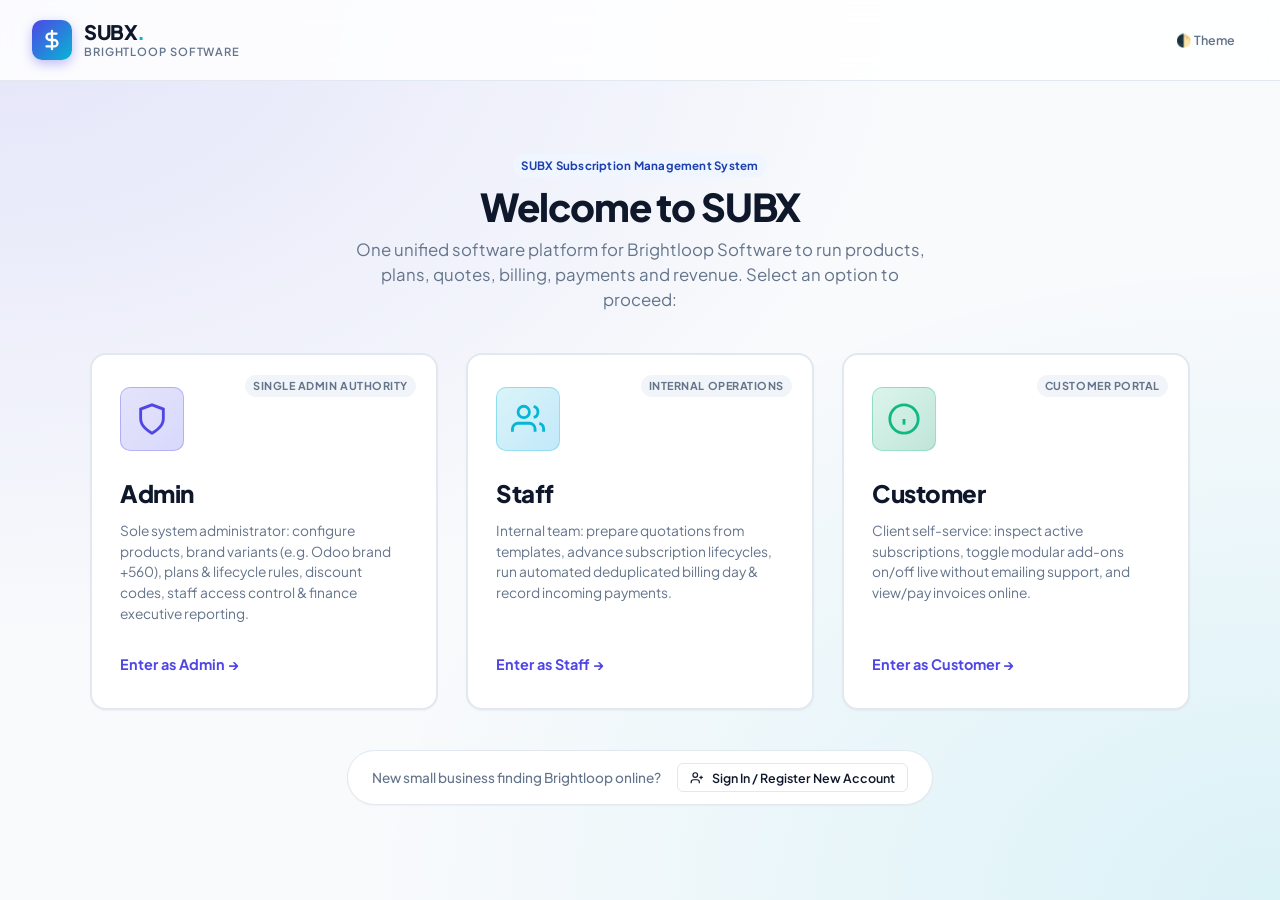
<file: index.html>
<!DOCTYPE html>
<html lang="en">
<head>
  <meta charset="UTF-8">
  <meta name="viewport" content="width=device-width, initial-scale=1.0">
  <title>SUBX — Unified Subscription Business Management Platform | Brightloop Software</title>
  <meta name="description" content="SUBX: All-in-one subscription management, billing engine, quotation lifecycle, automated invoicing, discount rules, and real-time revenue analytics for Brightloop Software.">
  <link rel="preconnect" href="https://fonts.googleapis.com">
  <link rel="preconnect" href="https://fonts.gstatic.com" crossorigin>
  <link href="https://fonts.googleapis.com/css2?family=Plus+Jakarta+Sans:wght@300;400;500;600;700;800&family=JetBrains+Mono:wght@400;500;600&display=swap" rel="stylesheet">
  <link rel="stylesheet" href="styles.css">
</head>
<body class="theme-light portal-active">
  <!-- ==================== SUBX PORTAL LANDING ENTRY SCREEN ==================== -->
  <div class="portal-entry-overlay" id="portalEntryScreen">
    <div class="entry-header-bar">
      <div class="brand-badge">
        <div class="brand-logo-icon">
          <svg width="22" height="22" viewBox="0 0 24 24" fill="none" stroke="currentColor" stroke-width="2.5" stroke-linecap="round" stroke-linejoin="round">
            <path d="M12 2v20M17 5H9.5a3.5 3.5 0 0 0 0 7h5a3.5 3.5 0 0 1 0 7H6"/>
          </svg>
        </div>
        <div class="brand-info">
          <span class="brand-title">SUBX<span class="brand-accent">.</span></span>
          <span class="brand-subtitle">Brightloop Software</span>
        </div>
      </div>
      <div class="entry-header-actions">
        <button class="btn btn-ghost btn-sm" id="btnEntryThemeToggle" title="Toggle Dark/Light Mode">
          🌓 Theme
        </button>
      </div>
    </div>

    <div class="entry-content-wrap">
      <!-- Step 1: 3 Role Selection Options -->
      <div class="entry-step" id="entryStepSelectRole">
        <div class="entry-hero-text">
          <span class="badge badge-quotation mb-2">SUBX Subscription Management System</span>
          <h1 class="entry-headline">Welcome to SUBX</h1>
          <p class="entry-subhead">One unified software platform for Brightloop Software to run products, plans, quotes, billing, payments and revenue. Select an option to proceed:</p>
        </div>

        <div class="portal-cards-grid">
          <!-- Option 1: Admin -->
          <div class="portal-card" id="cardSelectAdmin" data-role="admin">
            <div class="portal-card-badge">Single Admin Authority</div>
            <div class="portal-card-icon icon-admin">
              <svg width="34" height="34" viewBox="0 0 24 24" fill="none" stroke="currentColor" stroke-width="2"><path d="M12 22s8-4 8-10V5l-8-3-8 3v7c0 6 8 10 8 10z"/></svg>
            </div>
            <h2 class="portal-card-title">Admin</h2>
            <p class="portal-card-desc">Sole system administrator: configure products, brand variants (e.g. Odoo brand +560), plans & lifecycle rules, discount codes, staff access control & finance executive reporting.</p>
            <div class="portal-card-action">
              <span class="portal-action-btn">Enter as Admin &rarr;</span>
            </div>
          </div>

          <!-- Option 2: Staff -->
          <div class="portal-card" id="cardSelectStaff" data-role="staff">
            <div class="portal-card-badge">Internal Operations</div>
            <div class="portal-card-icon icon-staff">
              <svg width="34" height="34" viewBox="0 0 24 24" fill="none" stroke="currentColor" stroke-width="2"><path d="M17 21v-2a4 4 0 0 0-4-4H5a4 4 0 0 0-4 4v2"/><circle cx="9" cy="7" r="4"/><path d="M23 21v-2a4 4 0 0 0-3-3.87"/><path d="M16 3.13a4 4 0 0 1 0 7.75"/></svg>
            </div>
            <h2 class="portal-card-title">Staff</h2>
            <p class="portal-card-desc">Internal team: prepare quotations from templates, advance subscription lifecycles, run automated deduplicated billing day & record incoming payments.</p>
            <div class="portal-card-action">
              <span class="portal-action-btn">Enter as Staff &rarr;</span>
            </div>
          </div>

          <!-- Option 3: Customer -->
          <div class="portal-card" id="cardSelectCustomer" data-role="customer">
            <div class="portal-card-badge">Customer Portal</div>
            <div class="portal-card-icon icon-customer">
              <svg width="34" height="34" viewBox="0 0 24 24" fill="none" stroke="currentColor" stroke-width="2"><circle cx="12" cy="12" r="10"/><path d="M12 16v-4"/><path d="M12 8h.01"/></svg>
            </div>
            <h2 class="portal-card-title">Customer</h2>
            <p class="portal-card-desc">Client self-service: inspect active subscriptions, toggle modular add-ons on/off live without emailing support, and view/pay invoices online.</p>
            <div class="portal-card-action">
              <span class="portal-action-btn">Enter as Customer &rarr;</span>
            </div>
          </div>
        </div>

        <!-- Another option below: Sign In / Sign Up for new businesses -->
        <div class="entry-bottom-bar">
          <div class="entry-bottom-content">
            <span class="entry-bottom-text">New small business finding Brightloop online?</span>
            <button type="button" class="btn btn-outline btn-sm" id="btnEntryNewSignIn">
              <svg width="14" height="14" viewBox="0 0 24 24" fill="none" stroke="currentColor" stroke-width="2"><path d="M16 21v-2a4 4 0 0 0-4-4H6a4 4 0 0 0-4 4v2"/><circle cx="9" cy="7" r="4"/><line x1="19" y1="8" x2="19" y2="14"/><line x1="22" y1="11" x2="16" y2="11"/></svg>
              Sign In / Register New Account
            </button>
          </div>
        </div>
      </div>

      <!-- Step 2: Dedicated Credentials Login Interface for Selected Role -->
      <div class="entry-step hidden" id="entryStepLogin">
        <div class="login-box glass-card">
          <button type="button" class="btn btn-ghost btn-sm btn-back-roles" id="btnBackToRoles">
            &larr; Back to Role Selection
          </button>

          <div class="login-header text-center mt-2">
            <div class="login-role-icon-wrap" id="loginRoleIcon"></div>
            <h2 class="login-title" id="loginRoleTitle">SUBX Portal Login</h2>
            <p class="login-subtitle" id="loginRoleSubtitle">Enter your credentials to access SUBX by Brightloop</p>
          </div>

          <!-- Credential Rules Help Banner -->
          <div class="credential-rule-box" id="credentialRuleBox"></div>

          <form id="formPortalLogin" class="mt-4">
            <div class="form-group">
              <label for="portalUsername" id="lblPortalUsername">Username / Email <span class="required">*</span></label>
              <input type="text" id="portalUsername" class="form-control" placeholder="Enter username or email" required autofocus autocomplete="username">
            </div>

            <div class="form-group">
              <label for="portalPassword">Password <span class="required">*</span></label>
              <input type="password" id="portalPassword" class="form-control" placeholder="Enter password" required autocomplete="current-password">
            </div>

            <div class="login-error-msg hidden" id="portalLoginError"></div>

            <button type="submit" class="btn btn-primary btn-block mt-4" id="btnSubmitPortalLogin">
              Sign In to SUBX
            </button>
          </form>

          <div class="login-card-footer mt-4 text-center">
            <span class="text-xs text-muted">New business finding Brightloop online?</span>
            <button type="button" class="btn btn-link text-xs ml-1" id="btnLoginOpenSignUp">Sign In / Register New Account</button>
          </div>
        </div>
      </div>
    </div>
  </div>

  <!-- Top App Navigation / Role Switcher Header -->
  <header class="app-header">
    <div class="header-left">
      <div class="brand-badge">
        <div class="brand-logo-icon">
          <svg width="22" height="22" viewBox="0 0 24 24" fill="none" stroke="currentColor" stroke-width="2.5" stroke-linecap="round" stroke-linejoin="round">
            <path d="M12 2v20M17 5H9.5a3.5 3.5 0 0 0 0 7h5a3.5 3.5 0 0 1 0 7H6"/>
          </svg>
        </div>
        <div class="brand-info">
          <span class="brand-title">SUBX<span class="brand-accent">.</span></span>
          <span class="brand-subtitle">Brightloop Software</span>
        </div>
      </div>

      <div class="system-status-indicator">
        <span class="pulse-dot"></span>
        <span class="status-label">SUBX Online</span>
        <span class="version-tag">v3.0 Unified</span>
      </div>
    </div>

    <div class="header-center">
      <div class="role-selector-wrapper">
        <span class="role-label">Active Persona:</span>
        <div class="role-pill-group">
          <button type="button" class="role-pill active" data-role="admin" id="btnRoleAdmin" title="Full system access: config, products, taxes, discounts, staff, analytics">
            <svg width="14" height="14" viewBox="0 0 24 24" fill="none" stroke="currentColor" stroke-width="2"><path d="M12 22s8-4 8-10V5l-8-3-8 3v7c0 6 8 10 8 10z"/></svg>
            Admin (Alex)
          </button>
          <button type="button" class="role-pill" data-role="staff" id="btnRoleStaff" title="Internal team: day-to-day quotes, subscriptions, billing, payments">
            <svg width="14" height="14" viewBox="0 0 24 24" fill="none" stroke="currentColor" stroke-width="2"><path d="M17 21v-2a4 4 0 0 0-4-4H5a4 4 0 0 0-4 4v2"/><circle cx="9" cy="7" r="4"/><path d="M23 21v-2a4 4 0 0 0-3-3.87"/><path d="M16 3.13a4 4 0 0 1 0 7.75"/></svg>
            Sales Staff (Sarah)
          </button>
          <button type="button" class="role-pill" data-role="customer" id="btnRoleCustomer" title="Self-service portal: view own subscriptions, toggle add-ons, pay invoices">
            <svg width="14" height="14" viewBox="0 0 24 24" fill="none" stroke="currentColor" stroke-width="2"><circle cx="12" cy="12" r="10"/><path d="M12 16v-4"/><path d="M12 8h.01"/></svg>
            Customer Portal (Apex)
          </button>
        </div>
      </div>
    </div>

    <div class="header-right">
      <button class="btn btn-ghost btn-icon" id="btnThemeToggle" title="Toggle Dark/Light Mode">
        <svg id="themeIconSun" width="18" height="18" viewBox="0 0 24 24" fill="none" stroke="currentColor" stroke-width="2"><circle cx="12" cy="12" r="5"/><line x1="12" y1="1" x2="12" y2="3"/><line x1="12" y1="21" x2="12" y2="23"/><line x1="4.22" y1="4.22" x2="5.64" y2="5.64"/><line x1="18.36" y1="18.36" x2="19.78" y2="19.78"/><line x1="1" y1="12" x2="3" y2="12"/><line x1="21" y1="12" x2="23" y2="12"/><line x1="4.22" y1="19.78" x2="5.64" y2="18.36"/><line x1="18.36" y1="5.64" x2="19.78" y2="4.22"/></svg>
        <svg id="themeIconMoon" class="hidden" width="18" height="18" viewBox="0 0 24 24" fill="none" stroke="currentColor" stroke-width="2"><path d="M21 12.79A9 9 0 1 1 11.21 3 7 7 0 0 0 21 12.79z"/></svg>
      </button>

      <button class="btn btn-outline btn-sm" id="btnSimulationDay" title="Advance calendar or run batch billing cycle">
        <svg width="15" height="15" viewBox="0 0 24 24" fill="none" stroke="currentColor" stroke-width="2"><rect x="3" y="4" width="18" height="18" rx="2" ry="2"/><line x1="16" y1="2" x2="16" y2="6"/><line x1="8" y1="2" x2="8" y2="6"/><line x1="3" y1="10" x2="21" y2="10"/></svg>
        <span id="currentSimDateLabel">Today: 2026-10-31</span>
      </button>

      <div class="user-profile-menu" id="userProfileMenu">
        <div class="user-avatar" id="headerUserAvatar">AV</div>
        <div class="user-meta">
          <span class="user-name" id="headerUserName">Alex Vance</span>
          <span class="user-role-badge" id="headerUserRoleBadge">Admin</span>
        </div>
        <button class="btn btn-ghost btn-sm btn-icon" id="btnAuthModalToggle" title="Account Settings & Auth">
          <svg width="16" height="16" viewBox="0 0 24 24" fill="none" stroke="currentColor" stroke-width="2"><circle cx="12" cy="12" r="3"/><path d="M19.4 15a1.65 1.65 0 0 0 .33 1.82l.06.06a2 2 0 0 1 0 2.83 2 2 0 0 1-2.83 0l-.06-.06a1.65 1.65 0 0 0-1.82-.33 1.65 1.65 0 0 0-1 1.51V21a2 2 0 0 1-2 2 2 2 0 0 1-2-2v-.09A1.65 1.65 0 0 0 9 19.4a1.65 1.65 0 0 0-1.82.33l-.06.06a2 2 0 0 1-2.83 0 2 2 0 0 1 0-2.83l.06-.06a1.65 1.65 0 0 0 .33-1.82 1.65 1.65 0 0 0-1.51-1H3a2 2 0 0 1-2-2 2 2 0 0 1 2-2h.09A1.65 1.65 0 0 0 4.6 9a1.65 1.65 0 0 0-.33-1.82l-.06-.06a2 2 0 0 1 0-2.83 2 2 0 0 1 2.83 0l.06.06a1.65 1.65 0 0 0 1.82.33H9a1.65 1.65 0 0 0 1-1.51V3a2 2 0 0 1 2-2 2 2 0 0 1 2 2v.09a1.65 1.65 0 0 0 1 1.51 1.65 1.65 0 0 0 1.82-.33l.06-.06a2 2 0 0 1 2.83 0 2 2 0 0 1 0 2.83l-.06.06a1.65 1.65 0 0 0-.33 1.82V9a1.65 1.65 0 0 0 1.51 1H21a2 2 0 0 1 2 2 2 2 0 0 1-2 2h-.09a1.65 1.65 0 0 0-1.51 1z"/></svg>
        </button>
      </div>

      <button class="btn btn-outline btn-sm" id="btnLogoutToPortal" title="Log out and return to role selection portal">
        <svg width="14" height="14" viewBox="0 0 24 24" fill="none" stroke="currentColor" stroke-width="2"><path d="M9 21H5a2 2 0 0 1-2-2V5a2 2 0 0 1 2-2h4"/><polyline points="16 17 21 12 16 7"/><line x1="21" y1="12" x2="9" y2="12"/></svg>
        Switch Portal / Log Out
      </button>
    </div>
  </header>

  <!-- App Body Layout -->
  <div class="app-layout">
    <!-- Sidebar Navigation -->
    <aside class="app-sidebar" id="appSidebar">
      <div class="sidebar-section-title">PLATFORM CORE</div>
      <nav class="sidebar-nav">
        <button class="nav-item active" data-view="dashboard" id="navDashboard">
          <svg width="18" height="18" viewBox="0 0 24 24" fill="none" stroke="currentColor" stroke-width="2"><rect x="3" y="3" width="7" height="9"/><rect x="14" y="3" width="7" height="5"/><rect x="14" y="12" width="7" height="9"/><rect x="3" y="16" width="7" height="5"/></svg>
          <span>Finance & Executive</span>
          <span class="nav-badge" id="badgeActiveSubs">0</span>
        </button>

        <button class="nav-item" data-view="subscriptions" id="navSubscriptions">
          <svg width="18" height="18" viewBox="0 0 24 24" fill="none" stroke="currentColor" stroke-width="2"><path d="M14 2H6a2 2 0 0 0-2 2v16a2 2 0 0 0 2 2h12a2 2 0 0 0 2-2V8z"/><polyline points="14 2 14 8 20 8"/><line x1="16" y1="13" x2="8" y2="13"/><line x1="16" y1="17" x2="8" y2="17"/><polyline points="10 9 9 9 8 9"/></svg>
          <span>Subscriptions & Quotes</span>
          <span class="nav-badge badge-warning" id="badgeDraftQuotes">0</span>
        </button>

        <button class="nav-item" data-view="invoices" id="navInvoices">
          <svg width="18" height="18" viewBox="0 0 24 24" fill="none" stroke="currentColor" stroke-width="2"><rect x="2" y="5" width="20" height="14" rx="2"/><line x1="2" y1="10" x2="22" y2="10"/></svg>
          <span>Invoices & Billing</span>
          <span class="nav-badge badge-danger" id="badgeOverdueInvoices">0</span>
        </button>

        <button class="nav-item" data-view="payments" id="navPayments">
          <svg width="18" height="18" viewBox="0 0 24 24" fill="none" stroke="currentColor" stroke-width="2"><circle cx="12" cy="12" r="10"/><path d="M16 8h-6a2 2 0 1 0 0 4h4a2 2 0 1 1 0 4H8"/><line x1="12" y1="6" x2="12" y2="8"/><line x1="12" y1="16" x2="12" y2="18"/></svg>
          <span>Payment Ledger</span>
        </button>
      </nav>

      <div class="sidebar-section-title admin-only-section">CATALOG & RULES (ADMIN)</div>
      <nav class="sidebar-nav admin-only-nav">
        <button class="nav-item" data-view="products" id="navProducts">
          <svg width="18" height="18" viewBox="0 0 24 24" fill="none" stroke="currentColor" stroke-width="2"><path d="M21 16V8a2 2 0 0 0-1-1.73l-7-4a2 2 0 0 0-2 0l-7 4A2 2 0 0 0 3 8v8a2 2 0 0 0 1 1.73l7 4a2 2 0 0 0 2 0l7-4A2 2 0 0 0 21 16z"/><polyline points="3.27 6.96 12 12.01 20.73 6.96"/><line x1="12" y1="22.08" x2="12" y2="12"/></svg>
          <span>Products & Variants</span>
        </button>

        <button class="nav-item" data-view="plans" id="navPlans">
          <svg width="18" height="18" viewBox="0 0 24 24" fill="none" stroke="currentColor" stroke-width="2"><rect x="3" y="4" width="18" height="16" rx="2"/><line x1="3" y1="10" x2="21" y2="10"/><line x1="10" y1="20" x2="10" y2="10"/></svg>
          <span>Plans & Policies</span>
        </button>

        <button class="nav-item" data-view="discounts" id="navDiscounts">
          <svg width="18" height="18" viewBox="0 0 24 24" fill="none" stroke="currentColor" stroke-width="2"><circle cx="12" cy="12" r="10"/><line x1="9" y1="9" x2="15" y2="15"/><circle cx="9.5" cy="9.5" r=".5" fill="currentColor"/><circle cx="14.5" cy="14.5" r=".5" fill="currentColor"/></svg>
          <span>Discounts & Promos</span>
        </button>

        <button class="nav-item" data-view="staff" id="navStaff">
          <svg width="18" height="18" viewBox="0 0 24 24" fill="none" stroke="currentColor" stroke-width="2"><path d="M16 21v-2a4 4 0 0 0-4-4H6a4 4 0 0 0-4 4v2"/><circle cx="9" cy="7" r="4"/><line x1="19" y1="8" x2="19" y2="14"/><line x1="22" y1="11" x2="16" y2="11"/></svg>
          <span>Staff Access Control</span>
        </button>
      </nav>

      <div class="sidebar-section-title customer-only-section">CUSTOMER SELF-SERVICE</div>
      <nav class="sidebar-nav customer-only-nav">
        <button class="nav-item" data-view="customer-portal" id="navCustomerPortal">
          <svg width="18" height="18" viewBox="0 0 24 24" fill="none" stroke="currentColor" stroke-width="2"><path d="M3 9l9-7 9 7v11a2 2 0 0 1-2 2H5a2 2 0 0 1-2-2z"/><polyline points="9 22 9 12 15 12 15 22"/></svg>
          <span>My Subscriptions & Add-ons</span>
        </button>
        <button class="nav-item" data-view="customer-invoices" id="navCustomerInvoices">
          <svg width="18" height="18" viewBox="0 0 24 24" fill="none" stroke="currentColor" stroke-width="2"><rect x="2" y="5" width="20" height="14" rx="2"/><line x1="2" y1="10" x2="22" y2="10"/></svg>
          <span>My Invoices & Receipts</span>
        </button>
      </nav>

      <div class="sidebar-footer">
        <div class="billing-runner-card">
          <div class="runner-header">
            <span class="runner-badge">Automated Billing</span>
            <span class="runner-time">00:00 UTC</span>
          </div>
          <p class="runner-desc">Batch bill due subscriptions across all accounts with tax & discount enforcement.</p>
          <button class="btn btn-primary btn-sm btn-block" id="btnTriggerBillingDay">
            <svg width="14" height="14" viewBox="0 0 24 24" fill="none" stroke="currentColor" stroke-width="2"><polygon points="5 3 19 12 5 21 5 3"/></svg>
            Run Billing Engine
          </button>
        </div>
      </div>
    </aside>

    <!-- Main Content Stage -->
    <main class="app-main" id="appMain">
      <!-- Top View Header (Dynamically updated) -->
      <div class="view-header" id="viewHeader">
        <div>
          <h1 class="view-title" id="viewTitle">Finance & Executive Overview</h1>
          <p class="view-description" id="viewDescription">Real-time metrics on active recurring revenue, cash collections, and overdue receivables.</p>
        </div>
        <div class="view-actions" id="viewActions">
          <!-- Dynamic Action Buttons will be rendered here -->
        </div>
      </div>

      <!-- Live Performance Toast / Metric Counter -->
      <div class="response-speed-ticker" id="responseSpeedTicker">
        <span class="speed-icon">⚡</span> Rendered in <strong id="queryPerfTime">12ms</strong> (Target &lt; 2000ms) • Thousands of records processed client-side
      </div>

      <!-- Container for dynamic Views -->
      <div class="view-content" id="viewContent">
        <!-- Dashboard View -->
        <section class="view-pane active" id="pane-dashboard">
          <!-- KPI Metrics Row -->
          <div class="metrics-grid">
            <div class="metric-card glass-card">
              <div class="metric-header">
                <span class="metric-title">Active Subscriptions</span>
                <span class="metric-icon-wrap icon-blue">
                  <svg width="18" height="18" viewBox="0 0 24 24" fill="none" stroke="currentColor" stroke-width="2"><path d="M16 21v-2a4 4 0 0 0-4-4H6a4 4 0 0 0-4 4v2"/><circle cx="9" cy="7" r="4"/><path d="M22 21v-2a4 4 0 0 0-3-3.87"/><path d="M16 3.13a4 4 0 0 1 0 7.75"/></svg>
                </span>
              </div>
              <div class="metric-value" id="kpiActiveCount">0</div>
              <div class="metric-footer">
                <span class="metric-trend trend-positive" id="kpiActiveTrend">↑ 14% MoM</span>
                <span class="metric-subtext">across 24 accounts</span>
              </div>
            </div>

            <div class="metric-card glass-card">
              <div class="metric-header">
                <span class="metric-title">Monthly Recurring Revenue (MRR)</span>
                <span class="metric-icon-wrap icon-green">
                  <svg width="18" height="18" viewBox="0 0 24 24" fill="none" stroke="currentColor" stroke-width="2"><line x1="12" y1="1" x2="12" y2="23"/><path d="M17 5H9.5a3.5 3.5 0 0 0 0 7h5a3.5 3.5 0 0 1 0 7H6"/></svg>
                </span>
              </div>
              <div class="metric-value" id="kpiMRR">$0.00</div>
              <div class="metric-footer">
                <span class="metric-trend trend-positive" id="kpiARRValue">ARR: $0.00</span>
                <span class="metric-subtext">Run-rate pace</span>
              </div>
            </div>

            <div class="metric-card glass-card">
              <div class="metric-header">
                <span class="metric-title">Total Cash Collected</span>
                <span class="metric-icon-wrap icon-purple">
                  <svg width="18" height="18" viewBox="0 0 24 24" fill="none" stroke="currentColor" stroke-width="2"><polyline points="20 6 9 17 4 12"/></svg>
                </span>
              </div>
              <div class="metric-value" id="kpiCollected">$0.00</div>
              <div class="metric-footer">
                <span class="metric-trend trend-neutral" id="kpiPaymentCount">0 Payments</span>
                <span class="metric-subtext">settled to date</span>
              </div>
            </div>

            <div class="metric-card glass-card warning-accent">
              <div class="metric-header">
                <span class="metric-title">Overdue Receivables</span>
                <span class="metric-icon-wrap icon-red">
                  <svg width="18" height="18" viewBox="0 0 24 24" fill="none" stroke="currentColor" stroke-width="2"><circle cx="12" cy="12" r="10"/><line x1="12" y1="8" x2="12" y2="12"/><line x1="12" y1="16" x2="12.01" y2="16"/></svg>
                </span>
              </div>
              <div class="metric-value text-danger" id="kpiOverdue">$0.00</div>
              <div class="metric-footer">
                <span class="metric-trend trend-negative" id="kpiOverdueCount">0 Invoices</span>
                <span class="metric-subtext">requiring chase</span>
              </div>
            </div>
          </div>

          <!-- Charts & Visual Breakdown Grid -->
          <div class="dashboard-grid">
            <div class="chart-card glass-card">
              <div class="chart-header">
                <div>
                  <h3 class="chart-title">Revenue Trajectory & Invoicing Flow</h3>
                  <p class="chart-subtitle">Monthly breakdown of billed revenue vs. collected payments</p>
                </div>
                <div class="chart-actions">
                  <span class="legend-chip"><span class="legend-dot bg-brand"></span> Invoiced</span>
                  <span class="legend-chip"><span class="legend-dot bg-success"></span> Collected</span>
                </div>
              </div>
              <div class="chart-container" id="revenueBarChart">
                <!-- SVG bar chart rendered via JS -->
              </div>
            </div>

            <div class="chart-card glass-card">
              <div class="chart-header">
                <div>
                  <h3 class="chart-title">Plan Distribution</h3>
                  <p class="chart-subtitle">Revenue share by billing frequency and tier</p>
                </div>
              </div>
              <div class="chart-container" id="planDonutChart">
                <!-- SVG donut or segment chart rendered via JS -->
              </div>
            </div>
          </div>

          <!-- Urgent Overdue Chasing Table -->
          <div class="data-card glass-card mt-6">
            <div class="data-card-header">
              <div>
                <h3 class="card-title">🚨 Outstanding & Overdue Invoices</h3>
                <p class="card-subtitle">Invoices requiring immediate dunning action before turning into revenue leakage.</p>
              </div>
              <div class="card-header-actions">
                <button class="btn btn-outline btn-sm" id="btnBatchChaseOverdue">
                  <svg width="14" height="14" viewBox="0 0 24 24" fill="none" stroke="currentColor" stroke-width="2"><path d="M4 4h16c1.1 0 2 .9 2 2v12c0 1.1-.9 2-2 2H4c-1.1 0-2-.9-2-2V6c0-1.1.9-2 2-2z"/><polyline points="22,6 12,13 2,6"/></svg>
                  Chase All Overdue
                </button>
              </div>
            </div>
            <div class="table-responsive">
              <table class="data-table" id="tableOverdueSummary">
                <thead>
                  <tr>
                    <th>Invoice #</th>
                    <th>Customer</th>
                    <th>Due Date</th>
                    <th>Days Overdue</th>
                    <th>Total</th>
                    <th>Balance Due</th>
                    <th>Status</th>
                    <th>Action</th>
                  </tr>
                </thead>
                <tbody id="tbodyOverdueInvoices">
                  <!-- Rendered dynamically -->
                </tbody>
              </table>
            </div>
          </div>
        </section>

        <!-- Subscriptions & Quotes View -->
        <section class="view-pane" id="pane-subscriptions">
          <div class="filter-bar glass-card">
            <div class="filter-group">
              <div class="search-input-wrap">
                <svg width="16" height="16" viewBox="0 0 24 24" fill="none" stroke="currentColor" stroke-width="2"><circle cx="11" cy="11" r="8"/><line x1="21" y1="21" x2="16.65" y2="16.65"/></svg>
                <input type="text" id="subSearchInput" placeholder="Search by ID, customer name or plan..." class="form-control">
              </div>
              <select id="subStatusFilter" class="form-control">
                <option value="ALL">All Statuses</option>
                <option value="Draft">Draft</option>
                <option value="Quotation">Quotation</option>
                <option value="Confirmed">Confirmed</option>
                <option value="Active">Active</option>
                <option value="Paused">Paused</option>
                <option value="Closed">Closed</option>
              </select>
              <select id="subPlanFilter" class="form-control">
                <option value="ALL">All Plans</option>
              </select>
            </div>
            <div class="filter-actions">
              <button class="btn btn-outline btn-sm" id="btnNewFromTemplate">
                <svg width="14" height="14" viewBox="0 0 24 24" fill="none" stroke="currentColor" stroke-width="2"><path d="M14 2H6a2 2 0 0 0-2 2v16a2 2 0 0 0 2 2h12a2 2 0 0 0 2-2V8z"/><polyline points="14 2 14 8 20 8"/><line x1="16" y1="13" x2="8" y2="13"/></svg>
                From Template
              </button>
              <button class="btn btn-primary btn-sm" id="btnCreateSubscription">
                <svg width="14" height="14" viewBox="0 0 24 24" fill="none" stroke="currentColor" stroke-width="2"><line x1="12" y1="5" x2="12" y2="19"/><line x1="5" y1="12" x2="19" y2="12"/></svg>
                New Subscription / Quote
              </button>
            </div>
          </div>

          <div class="data-card glass-card">
            <div class="table-responsive">
              <table class="data-table" id="tableSubscriptions">
                <thead>
                  <tr>
                    <th>Sub #</th>
                    <th>Customer</th>
                    <th>Plan & Frequency</th>
                    <th>Start Date</th>
                    <th>Next Bill / Expiry</th>
                    <th>Line Items</th>
                    <th>Recurring Total</th>
                    <th>Lifecycle Stage</th>
                    <th>Actions</th>
                  </tr>
                </thead>
                <tbody id="tbodySubscriptions">
                  <!-- Rendered dynamically -->
                </tbody>
              </table>
            </div>
          </div>
        </section>

        <!-- Invoices View -->
        <section class="view-pane" id="pane-invoices">
          <div class="filter-bar glass-card">
            <div class="filter-group">
              <div class="search-input-wrap">
                <svg width="16" height="16" viewBox="0 0 24 24" fill="none" stroke="currentColor" stroke-width="2"><circle cx="11" cy="11" r="8"/><line x1="21" y1="21" x2="16.65" y2="16.65"/></svg>
                <input type="text" id="invSearchInput" placeholder="Search invoices by INV#, customer..." class="form-control">
              </div>
              <select id="invStatusFilter" class="form-control">
                <option value="ALL">All Statuses</option>
                <option value="Draft">Draft</option>
                <option value="Confirmed">Confirmed</option>
                <option value="Paid">Paid</option>
                <option value="Cancelled">Cancelled</option>
              </select>
            </div>
            <div class="filter-actions">
              <button class="btn btn-secondary btn-sm" id="btnExportInvoicesCSV">
                <svg width="14" height="14" viewBox="0 0 24 24" fill="none" stroke="currentColor" stroke-width="2"><path d="M21 15v4a2 2 0 0 1-2 2H5a2 2 0 0 1-2-2v-4"/><polyline points="7 10 12 15 17 10"/><line x1="12" y1="15" x2="12" y2="3"/></svg>
                Export CSV
              </button>
              <button class="btn btn-primary btn-sm" id="btnManualInvoice">
                <svg width="14" height="14" viewBox="0 0 24 24" fill="none" stroke="currentColor" stroke-width="2"><line x1="12" y1="5" x2="12" y2="19"/><line x1="5" y1="12" x2="19" y2="12"/></svg>
                Create Ad-Hoc Invoice
              </button>
            </div>
          </div>

          <div class="data-card glass-card">
            <div class="table-responsive">
              <table class="data-table" id="tableInvoices">
                <thead>
                  <tr>
                    <th>Invoice #</th>
                    <th>Customer</th>
                    <th>Subscription</th>
                    <th>Issue Date</th>
                    <th>Due Date</th>
                    <th>Subtotal</th>
                    <th>Tax & Disc</th>
                    <th>Total</th>
                    <th>Paid</th>
                    <th>Status</th>
                    <th>Actions</th>
                  </tr>
                </thead>
                <tbody id="tbodyInvoices">
                  <!-- Rendered dynamically -->
                </tbody>
              </table>
            </div>
          </div>
        </section>

        <!-- Payments Ledger View -->
        <section class="view-pane" id="pane-payments">
          <div class="filter-bar glass-card">
            <div class="filter-group">
              <div class="search-input-wrap">
                <svg width="16" height="16" viewBox="0 0 24 24" fill="none" stroke="currentColor" stroke-width="2"><circle cx="11" cy="11" r="8"/><line x1="21" y1="21" x2="16.65" y2="16.65"/></svg>
                <input type="text" id="paySearchInput" placeholder="Search payments by Ref#, Invoice, Customer..." class="form-control">
              </div>
            </div>
            <div class="filter-actions">
              <button class="btn btn-primary btn-sm" id="btnRecordPaymentModal">
                <svg width="14" height="14" viewBox="0 0 24 24" fill="none" stroke="currentColor" stroke-width="2"><line x1="12" y1="5" x2="12" y2="19"/><line x1="5" y1="12" x2="19" y2="12"/></svg>
                Record Payment
              </button>
            </div>
          </div>

          <div class="data-card glass-card">
            <div class="table-responsive">
              <table class="data-table" id="tablePayments">
                <thead>
                  <tr>
                    <th>Payment Ref</th>
                    <th>Date</th>
                    <th>Invoice #</th>
                    <th>Customer</th>
                    <th>Method</th>
                    <th>Amount</th>
                    <th>Notes</th>
                    <th>Recorded By</th>
                  </tr>
                </thead>
                <tbody id="tbodyPayments">
                  <!-- Rendered dynamically -->
                </tbody>
              </table>
            </div>
          </div>
        </section>

        <!-- Products & Variants View (Admin) -->
        <section class="view-pane" id="pane-products">
          <div class="section-actions-bar">
            <div>
              <h2 class="section-heading">Product Catalog & Variant System</h2>
              <p class="section-subheading">Define core subscription software, switchable add-ons, and brand/tier variants.</p>
            </div>
            <button class="btn btn-primary" id="btnOpenNewProductModal">
              <svg width="16" height="16" viewBox="0 0 24 24" fill="none" stroke="currentColor" stroke-width="2"><line x1="12" y1="5" x2="12" y2="19"/><line x1="5" y1="12" x2="19" y2="12"/></svg>
              Add Product
            </button>
          </div>

          <div class="product-grid" id="productGridCards">
            <!-- Product Cards rendered dynamically -->
          </div>
        </section>

        <!-- Plans & Policies View (Admin) -->
        <section class="view-pane" id="pane-plans">
          <div class="section-actions-bar">
            <div>
              <h2 class="section-heading">Subscription Plans & Lifecycle Rules</h2>
              <p class="section-subheading">Configure recurring pricing, billing cadences (daily, weekly, monthly, yearly), and auto-closure/pause policies.</p>
            </div>
            <button class="btn btn-primary" id="btnOpenNewPlanModal">
              <svg width="16" height="16" viewBox="0 0 24 24" fill="none" stroke="currentColor" stroke-width="2"><line x1="12" y1="5" x2="12" y2="19"/><line x1="5" y1="12" x2="19" y2="12"/></svg>
              Add Subscription Plan
            </button>
          </div>

          <div class="plans-grid" id="plansGridCards">
            <!-- Plans rendered dynamically -->
          </div>
        </section>

        <!-- Discounts & Promos View (Admin) -->
        <section class="view-pane" id="pane-discounts">
          <div class="section-actions-bar">
            <div>
              <h2 class="section-heading">Smart Discount & Promotion Rules</h2>
              <p class="section-subheading">Admin-only: create volume incentives, percentage or fixed reductions, expiration controls, and product/seat-specific scopes.</p>
            </div>
            <button class="btn btn-primary" id="btnOpenNewDiscountModal">
              <svg width="16" height="16" viewBox="0 0 24 24" fill="none" stroke="currentColor" stroke-width="2"><line x1="12" y1="5" x2="12" y2="19"/><line x1="5" y1="12" x2="19" y2="12"/></svg>
              Create Discount Rule
            </button>
          </div>

          <div class="data-card glass-card">
            <div class="table-responsive">
              <table class="data-table" id="tableDiscounts">
                <thead>
                  <tr>
                    <th>Promo Code</th>
                    <th>Type & Value</th>
                    <th>Minimum Req</th>
                    <th>Applies To</th>
                    <th>Validity Period</th>
                    <th>Usage / Limit</th>
                    <th>Status</th>
                    <th>Actions</th>
                  </tr>
                </thead>
                <tbody id="tbodyDiscounts">
                  <!-- Rendered dynamically -->
                </tbody>
              </table>
            </div>
          </div>
        </section>

        <!-- Staff Access Control View (Admin) -->
        <section class="view-pane" id="pane-staff">
          <div class="section-actions-bar">
            <div>
              <h2 class="section-heading">Internal Team & Access Control (RBAC)</h2>
              <p class="section-subheading">Strict security: only the Administrator can invite, assign, and provision internal staff credentials.</p>
            </div>
            <button class="btn btn-primary" id="btnOpenNewStaffModal">
              <svg width="16" height="16" viewBox="0 0 24 24" fill="none" stroke="currentColor" stroke-width="2"><line x1="12" y1="5" x2="12" y2="19"/><line x1="5" y1="12" x2="19" y2="12"/></svg>
              Add Staff Member
            </button>
          </div>

          <div class="data-card glass-card">
            <div class="table-responsive">
              <table class="data-table" id="tableStaff">
                <thead>
                  <tr>
                    <th>Staff Name</th>
                    <th>Email Address</th>
                    <th>Role Privilege</th>
                    <th>Department</th>
                    <th>Status</th>
                    <th>Last Active</th>
                    <th>Actions</th>
                  </tr>
                </thead>
                <tbody id="tbodyStaff">
                  <!-- Rendered dynamically -->
                </tbody>
              </table>
            </div>
          </div>
        </section>

        <!-- Customer Self-Service Portal View -->
        <!-- Customer Self-Service Portal View -->
        <section class="view-pane" id="pane-customer-portal">
          <div class="customer-welcome-hero glass-card" style="margin-bottom: 2rem;">
            <div class="customer-hero-content">
              <span class="badge badge-success mb-2">Customer Account</span>
              <h2 style="font-size: 2.2rem; font-weight: 800; text-transform: capitalize; margin: 0.25rem 0;">welcome back user</h2>
              <p style="color: var(--text-muted); font-size: 0.95rem;">Manage your active subscriptions, monthly expenses, savings and product plans.</p>
            </div>
            <div>
              <a href="customer.html" target="_blank" class="btn btn-outline btn-sm" style="color: var(--brand-primary); font-weight: 700;">
                Open Standalone Customer Page &rarr;
              </a>
            </div>
          </div>

          <!-- 3 Customer Summary Boxes -->
          <div class="metrics-grid" style="margin-bottom: 2.5rem;">
            <!-- Box 1: active subscriptions as 98 -->
            <div class="metric-card glass-card" style="border-left: 4px solid var(--brand-primary);">
              <div class="metric-header">
                <span class="metric-title">Active Subscriptions</span>
                <span class="metric-icon-wrap icon-blue">
                  <svg width="18" height="18" viewBox="0 0 24 24" fill="none" stroke="currentColor" stroke-width="2"><path d="M16 21v-2a4 4 0 0 0-4-4H6a4 4 0 0 0-4 4v2"/><circle cx="9" cy="7" r="4"/><path d="M22 21v-2a4 4 0 0 0-3-3.87"/><path d="M16 3.13a4 4 0 0 1 0 7.75"/></svg>
                </span>
              </div>
              <div class="metric-value">98</div>
              <div class="metric-footer">
                <span class="metric-subtext">Currently active services & subscriptions</span>
              </div>
            </div>

            <!-- Box 2: monthly expence showing 25000 -->
            <div class="metric-card glass-card" style="border-left: 4px solid var(--color-warning);">
              <div class="metric-header">
                <span class="metric-title">Monthly Expense</span>
                <span class="metric-icon-wrap icon-purple">
                  <svg width="18" height="18" viewBox="0 0 24 24" fill="none" stroke="currentColor" stroke-width="2"><line x1="12" y1="1" x2="12" y2="23"/><path d="M17 5H9.5a3.5 3.5 0 0 0 0 7h5a3.5 3.5 0 0 1 0 7H6"/></svg>
                </span>
              </div>
              <div class="metric-value">₹25,000</div>
              <div class="metric-footer">
                <span class="metric-subtext">Total monthly recurring spend</span>
              </div>
            </div>

            <!-- Box 3: customer savings as 4000 -->
            <div class="metric-card glass-card" style="border-left: 4px solid var(--color-success);">
              <div class="metric-header">
                <span class="metric-title">Customer Savings</span>
                <span class="metric-icon-wrap icon-green">
                  <svg width="18" height="18" viewBox="0 0 24 24" fill="none" stroke="currentColor" stroke-width="2"><polyline points="20 6 9 17 4 12"/></svg>
                </span>
              </div>
              <div class="metric-value text-success">₹4,000</div>
              <div class="metric-footer">
                <span class="metric-subtext">Bundle discounts & promo benefits</span>
              </div>
            </div>
          </div>

          <!-- Heading: Product Management -->
          <div style="margin-bottom: 1.25rem;">
            <h2 style="font-size: 1.6rem; font-weight: 800; color: var(--text-main);">Product Management</h2>
            <p style="font-size: 0.95rem; color: var(--text-muted); margin-top: 0.25rem;">manage subscription products and plans</p>
          </div>

          <!-- 3 Product Boxes -->
          <div style="display: grid; grid-template-columns: repeat(auto-fit, minmax(280px, 1fr)); gap: 1.25rem; margin-bottom: 2.5rem;">
            <!-- Box 1: Groceries -->
            <div class="glass-card" style="display: flex; flex-direction: column; padding: 1.5rem;">
              <div style="display: flex; align-items: center; gap: 0.75rem; margin-bottom: 0.5rem;">
                <span style="font-size: 1.6rem;">🥦</span>
                <h3 style="font-size: 1.25rem; font-weight: 800;">Groceries</h3>
              </div>
              <p style="font-size: 0.85rem; color: var(--text-muted); margin-bottom: 1.25rem;">fresh groceries delivered to your doorstep</p>
              
              <div style="background: var(--bg-secondary); border: 1px solid var(--border-color); border-radius: var(--radius-md); padding: 0.85rem 1rem; margin-bottom: 1.25rem; display: flex; flex-direction: column; gap: 0.45rem; font-size: 0.85rem;">
                <div style="display: flex; justify-content: space-between;">
                  <span style="color: var(--text-muted);">Daily rate:</span>
                  <strong style="font-family: var(--font-mono);">₹99/day</strong>
                </div>
                <div style="display: flex; justify-content: space-between;">
                  <span style="color: var(--text-muted);">Weekly rate:</span>
                  <strong style="font-family: var(--font-mono);">₹599/week</strong>
                </div>
                <div style="display: flex; justify-content: space-between;">
                  <span style="color: var(--text-muted);">Monthly rate:</span>
                  <strong style="font-family: var(--font-mono); color: var(--brand-primary);">₹2,199/month</strong>
                </div>
              </div>
              <div style="margin-bottom: 0.85rem;">
                <label style="font-size: 0.72rem; font-weight: 700; color: var(--text-muted); text-transform: uppercase;">Select Cadence</label>
                <select class="form-control form-control-sm" id="selectIdxGroceries" style="margin-top: 4px;">
                  <option value="Daily (₹99/day)">Daily — ₹99/day</option>
                  <option value="Weekly (₹599/week)">Weekly — ₹599/week</option>
                  <option value="Monthly (₹2,199/month)" selected>Monthly — ₹2,199/month</option>
                </select>
              </div>
              <button class="btn btn-primary btn-block btn-sm" onclick="alert('Subscribed to Groceries (' + document.getElementById('selectIdxGroceries').value + ')! Active subscriptions updated.');">
                + Subscribe
              </button>
            </div>

            <!-- Box 2: Magazines -->
            <div class="glass-card" style="display: flex; flex-direction: column; padding: 1.5rem;">
              <div style="display: flex; align-items: center; gap: 0.75rem; margin-bottom: 0.5rem;">
                <span style="font-size: 1.6rem;">📰</span>
                <h3 style="font-size: 1.25rem; font-weight: 800;">Magazines</h3>
              </div>
              <p style="font-size: 0.85rem; color: var(--text-muted); margin-bottom: 1.25rem;">get your favourite magazines</p>
              
              <div style="background: var(--bg-secondary); border: 1px solid var(--border-color); border-radius: var(--radius-md); padding: 0.85rem 1rem; margin-bottom: 1.25rem; display: flex; flex-direction: column; gap: 0.45rem; font-size: 0.85rem;">
                <div style="display: flex; justify-content: space-between;">
                  <span style="color: var(--text-muted);">Daily rate:</span>
                  <strong style="font-family: var(--font-mono);">₹20/day</strong>
                </div>
                <div style="display: flex; justify-content: space-between;">
                  <span style="color: var(--text-muted);">Weekly rate:</span>
                  <strong style="font-family: var(--font-mono);">₹99/week</strong>
                </div>
                <div style="display: flex; justify-content: space-between;">
                  <span style="color: var(--text-muted);">Monthly rate:</span>
                  <strong style="font-family: var(--font-mono); color: var(--brand-primary);">₹299/month</strong>
                </div>
              </div>
              <div style="margin-bottom: 0.85rem;">
                <label style="font-size: 0.72rem; font-weight: 700; color: var(--text-muted); text-transform: uppercase;">Select Cadence</label>
                <select class="form-control form-control-sm" id="selectIdxMagazines" style="margin-top: 4px;">
                  <option value="Daily (₹20/day)">Daily — ₹20/day</option>
                  <option value="Weekly (₹99/week)">Weekly — ₹99/week</option>
                  <option value="Monthly (₹299/month)" selected>Monthly — ₹299/month</option>
                </select>
              </div>
              <button class="btn btn-primary btn-block btn-sm" onclick="alert('Subscribed to Magazines (' + document.getElementById('selectIdxMagazines').value + ')! Active subscriptions updated.');">
                + Subscribe
              </button>
            </div>

            <!-- Box 3: Cleaning Service -->
            <div class="glass-card" style="display: flex; flex-direction: column; padding: 1.5rem;">
              <div style="display: flex; align-items: center; gap: 0.75rem; margin-bottom: 0.5rem;">
                <span style="font-size: 1.6rem;">🧹</span>
                <h3 style="font-size: 1.25rem; font-weight: 800;">Cleaning Service</h3>
              </div>
              <p style="font-size: 0.85rem; color: var(--text-muted); margin-bottom: 1.25rem;">keep your apartments clean</p>
              
              <div style="background: var(--bg-secondary); border: 1px solid var(--border-color); border-radius: var(--radius-md); padding: 0.85rem 1rem; margin-bottom: 1.25rem; display: flex; flex-direction: column; gap: 0.45rem; font-size: 0.85rem;">
                <div style="display: flex; justify-content: space-between;">
                  <span style="color: var(--text-muted);">Daily rate:</span>
                  <strong style="font-family: var(--font-mono);">₹150/day</strong>
                </div>
                <div style="display: flex; justify-content: space-between;">
                  <span style="color: var(--text-muted);">Weekly rate:</span>
                  <strong style="font-family: var(--font-mono);">₹750/week</strong>
                </div>
                <div style="display: flex; justify-content: space-between;">
                  <span style="color: var(--text-muted);">Monthly rate:</span>
                  <strong style="font-family: var(--font-mono); color: var(--brand-primary);">₹2,499/month</strong>
                </div>
              </div>
              <div style="margin-bottom: 0.85rem;">
                <label style="font-size: 0.72rem; font-weight: 700; color: var(--text-muted); text-transform: uppercase;">Select Cadence</label>
                <select class="form-control form-control-sm" id="selectIdxCleaning" style="margin-top: 4px;">
                  <option value="Daily (₹150/day)">Daily — ₹150/day</option>
                  <option value="Weekly (₹750/week)">Weekly — ₹750/week</option>
                  <option value="Monthly (₹2,499/month)" selected>Monthly — ₹2,499/month</option>
                </select>
              </div>
              <button class="btn btn-primary btn-block btn-sm" onclick="alert('Subscribed to Cleaning Service (' + document.getElementById('selectIdxCleaning').value + ')! Active subscriptions updated.');">
                + Subscribe
              </button>
            </div>
          </div>

          <!-- Bottom Two Boxes: Popular Variants & Recent Activity -->
          <div style="display: grid; grid-template-columns: repeat(auto-fit, minmax(320px, 1fr)); gap: 1.5rem;">
            <!-- Box A: Popular Variants -->
            <div class="glass-card" style="padding: 1.5rem;">
              <div style="margin-bottom: 1.25rem; padding-bottom: 0.75rem; border-bottom: 1px solid var(--border-color);">
                <h3 style="font-size: 1.2rem; font-weight: 800;">Popular Variants</h3>
              </div>

              <div style="display: flex; flex-direction: column; gap: 0.85rem;">
                <!-- Item 1: Premium grocery basket -->
                <div style="display: flex; justify-content: space-between; align-items: center; padding: 0.75rem 1rem; background: var(--bg-secondary); border-radius: var(--radius-md);">
                  <div>
                    <h4 style="font-size: 0.92rem; font-weight: 700;">Premium Grocery Basket</h4>
                    <span style="font-size: 0.85rem; color: var(--brand-primary); font-weight: 800;">₹699/month</span>
                  </div>
                  <div style="background: #fef3c7; color: #92400e; padding: 3px 8px; border-radius: 99px; font-size: 0.82rem; font-weight: 800;">
                    ★ 4.8
                  </div>
                </div>

                <!-- Item 2: Lifestyle magazine -->
                <div style="display: flex; justify-content: space-between; align-items: center; padding: 0.75rem 1rem; background: var(--bg-secondary); border-radius: var(--radius-md);">
                  <div>
                    <h4 style="font-size: 0.92rem; font-weight: 700;">Lifestyle Magazine</h4>
                    <span style="font-size: 0.85rem; color: var(--brand-primary); font-weight: 800;">₹299/month</span>
                  </div>
                  <div style="background: #fef3c7; color: #92400e; padding: 3px 8px; border-radius: 99px; font-size: 0.82rem; font-weight: 800;">
                    ★ 4.7
                  </div>
                </div>

                <!-- Item 3: Apartment cleaning -->
                <div style="display: flex; justify-content: space-between; align-items: center; padding: 0.75rem 1rem; background: var(--bg-secondary); border-radius: var(--radius-md);">
                  <div>
                    <h4 style="font-size: 0.92rem; font-weight: 700;">Apartment Cleaning</h4>
                    <span style="font-size: 0.85rem; color: var(--brand-primary); font-weight: 800;">₹999/month</span>
                  </div>
                  <div style="background: #fef3c7; color: #92400e; padding: 3px 8px; border-radius: 99px; font-size: 0.82rem; font-weight: 800;">
                    ★ 4.9
                  </div>
                </div>
              </div>
            </div>

            <!-- Box B: Recent Activity -->
            <div class="glass-card" style="padding: 1.5rem;">
              <div style="display: flex; justify-content: space-between; align-items: center; margin-bottom: 1.25rem; padding-bottom: 0.75rem; border-bottom: 1px solid var(--border-color);">
                <h3 style="font-size: 1.2rem; font-weight: 800;">Recent Activity</h3>
                <!-- View Details in violet color on top right corner -->
                <a href="javascript:void(0)" onclick="document.getElementById('modalIndexRecentActivity').classList.add('active')" style="color: #7c3aed; font-size: 0.82rem; font-weight: 700; text-decoration: none; padding: 3px 8px; border-radius: 6px; background: #f5f3ff;">View Details &rarr;</a>
              </div>

              <div style="display: flex; flex-direction: column; gap: 0.85rem;">
                <!-- Point 1: subscribed to premium basket as 2 mins ago -->
                <div style="display: flex; align-items: flex-start; gap: 0.85rem; padding: 0.75rem 1rem; background: var(--bg-secondary); border-radius: var(--radius-md);">
                  <div style="width: 10px; height: 10px; border-radius: 50%; background: #7c3aed; margin-top: 5px; flex-shrink: 0; box-shadow: 0 0 0 3px rgba(124, 58, 237, 0.2);"></div>
                  <div>
                    <div style="font-size: 0.9rem; font-weight: 700;">subscribed to premium basket</div>
                    <div style="font-size: 0.78rem; color: var(--text-muted);">2 mins ago</div>
                  </div>
                </div>

                <!-- Point 2: subscribed to weekly cleaning as 30 mins ago -->
                <div style="display: flex; align-items: flex-start; gap: 0.85rem; padding: 0.75rem 1rem; background: var(--bg-secondary); border-radius: var(--radius-md);">
                  <div style="width: 10px; height: 10px; border-radius: 50%; background: #7c3aed; margin-top: 5px; flex-shrink: 0; box-shadow: 0 0 0 3px rgba(124, 58, 237, 0.2);"></div>
                  <div>
                    <div style="font-size: 0.9rem; font-weight: 700;">subscribed to weekly cleaning</div>
                    <div style="font-size: 0.78rem; color: var(--text-muted);">30 mins ago</div>
                  </div>
                </div>
              </div>
            </div>
          </div>
        </section>

        <!-- Modal: Recent Activity Pop-up Page -->
        <div class="modal-backdrop" id="modalIndexRecentActivity">
          <div class="modal-dialog modal-md">
            <div class="modal-header">
              <div style="display: flex; align-items: center; gap: 8px;">
                <h3 class="modal-title">Recent Activity</h3>
                <span class="badge" style="background: #f5f3ff; color: #7c3aed; border: 1px solid rgba(124,58,237,0.2);">Full Log</span>
              </div>
              <button class="modal-close" onclick="document.getElementById('modalIndexRecentActivity').classList.remove('active')">&times;</button>
            </div>
            <div class="modal-body" style="padding: 1.25rem;">
              <div style="display: flex; flex-direction: column; gap: 0.75rem;">
                <div style="padding: 0.75rem 1rem; background: var(--bg-secondary); border-radius: var(--radius-md); display: flex; align-items: center; gap: 12px;">
                  <span style="width: 28px; height: 28px; border-radius: 50%; background: #ede9fe; color: #7c3aed; display: flex; align-items: center; justify-content: center; font-size: 0.85rem;">📦</span>
                  <div>
                    <div style="font-weight: 700; font-size: 0.9rem;">subscribed to premium basket</div>
                    <div style="font-size: 0.75rem; color: var(--text-muted);">2 mins ago</div>
                  </div>
                </div>
                <div style="padding: 0.75rem 1rem; background: var(--bg-secondary); border-radius: var(--radius-md); display: flex; align-items: center; gap: 12px;">
                  <span style="width: 28px; height: 28px; border-radius: 50%; background: #ede9fe; color: #7c3aed; display: flex; align-items: center; justify-content: center; font-size: 0.85rem;">🧹</span>
                  <div>
                    <div style="font-weight: 700; font-size: 0.9rem;">subscribed to weekly cleaning</div>
                    <div style="font-size: 0.75rem; color: var(--text-muted);">30 mins ago</div>
                  </div>
                </div>
                <div style="padding: 0.75rem 1rem; background: var(--bg-secondary); border-radius: var(--radius-md); display: flex; align-items: center; gap: 12px;">
                  <span style="width: 28px; height: 28px; border-radius: 50%; background: #dcfce7; color: #10b981; display: flex; align-items: center; justify-content: center; font-size: 0.85rem; font-weight: 800;">✓</span>
                  <div>
                    <div style="font-weight: 700; font-size: 0.9rem;">payment successfull</div>
                    <div style="font-size: 0.75rem; color: var(--text-muted);">one day ago</div>
                  </div>
                </div>
                <div style="padding: 0.75rem 1rem; background: var(--bg-secondary); border-radius: var(--radius-md); display: flex; align-items: center; gap: 12px;">
                  <span style="width: 28px; height: 28px; border-radius: 50%; background: #ede9fe; color: #7c3aed; display: flex; align-items: center; justify-content: center; font-size: 0.85rem;">🧹</span>
                  <div>
                    <div style="font-weight: 700; font-size: 0.9rem;">subscribed to monthly cleaning</div>
                    <div style="font-size: 0.75rem; color: var(--text-muted);">5 day ago</div>
                  </div>
                </div>
                <div style="padding: 0.75rem 1rem; background: var(--bg-secondary); border-radius: var(--radius-md); display: flex; align-items: center; gap: 12px;">
                  <span style="width: 28px; height: 28px; border-radius: 50%; background: #dcfce7; color: #10b981; display: flex; align-items: center; justify-content: center; font-size: 0.85rem; font-weight: 800;">✓</span>
                  <div>
                    <div style="font-weight: 700; font-size: 0.9rem;">payment successfull</div>
                    <div style="font-size: 0.75rem; color: var(--text-muted);">8 days ago</div>
                  </div>
                </div>
                <div style="padding: 0.75rem 1rem; background: var(--bg-secondary); border-radius: var(--radius-md); display: flex; align-items: center; gap: 12px;">
                  <span style="width: 28px; height: 28px; border-radius: 50%; background: #ede9fe; color: #7c3aed; display: flex; align-items: center; justify-content: center; font-size: 0.85rem;">📰</span>
                  <div>
                    <div style="font-weight: 700; font-size: 0.9rem;">subscribed to monthly magazine</div>
                    <div style="font-size: 0.75rem; color: var(--text-muted);">20 days</div>
                  </div>
                </div>
                <div style="padding: 0.75rem 1rem; background: var(--bg-secondary); border-radius: var(--radius-md); display: flex; align-items: center; gap: 12px;">
                  <span style="width: 28px; height: 28px; border-radius: 50%; background: #dcfce7; color: #10b981; display: flex; align-items: center; justify-content: center; font-size: 0.85rem; font-weight: 800;">✓</span>
                  <div>
                    <div style="font-weight: 700; font-size: 0.9rem;">payment successfull</div>
                    <div style="font-size: 0.75rem; color: var(--text-muted);">1 month ago</div>
                  </div>
                </div>
                <div style="padding: 0.75rem 1rem; background: var(--bg-secondary); border-radius: var(--radius-md); display: flex; align-items: center; gap: 12px;">
                  <span style="width: 28px; height: 28px; border-radius: 50%; background: #ede9fe; color: #7c3aed; display: flex; align-items: center; justify-content: center; font-size: 0.85rem;">🥦</span>
                  <div>
                    <div style="font-weight: 700; font-size: 0.9rem;">premium grocery basket</div>
                    <div style="font-size: 0.75rem; color: var(--text-muted);">one month ago</div>
                  </div>
                </div>
              </div>
            </div>
            <div class="modal-footer">
              <button class="btn btn-primary" onclick="document.getElementById('modalIndexRecentActivity').classList.remove('active')">Close Activity Log</button>
            </div>
          </div>
        </div>

        <!-- Customer Invoices View -->
        <section class="view-pane" id="pane-customer-invoices">
          <div class="data-card glass-card">
            <div class="data-card-header">
              <div>
                <h3 class="card-title">My Billing & Receipts</h3>
                <p class="card-subtitle">Download official tax invoices and pay outstanding balances securely.</p>
              </div>
            </div>
            <div class="table-responsive">
              <table class="data-table">
                <thead>
                  <tr>
                    <th>Invoice #</th>
                    <th>Issue Date</th>
                    <th>Due Date</th>
                    <th>Total</th>
                    <th>Balance Due</th>
                    <th>Status</th>
                    <th>Actions</th>
                  </tr>
                </thead>
                <tbody id="tbodyCustomerInvoices">
                  <!-- Rendered dynamically -->
                </tbody>
              </table>
            </div>
          </div>
        </section>
      </div>
    </main>
  </div>

  <!-- ==================== MODALS ==================== -->

  <!-- Modal: Authentication / Sign Up / Password Reset -->
  <div class="modal-backdrop" id="modalAuth">
    <div class="modal-dialog modal-md">
      <div class="modal-header">
        <h3 class="modal-title" id="authModalTitle">Account Access & Security</h3>
        <button class="modal-close" id="btnCloseAuthModal">&times;</button>
      </div>
      <div class="modal-body">
        <div class="auth-tabs">
          <button class="auth-tab active" data-auth-mode="signup" id="tabAuthSignUp">Sign Up</button>
          <button class="auth-tab" data-auth-mode="login" id="tabAuthLogin">Sign In</button>
          <button class="auth-tab" data-auth-mode="reset" id="tabAuthReset">Forgot Password</button>
        </div>

        <!-- Sign Up Form -->
        <form id="formSignUp" class="auth-form-pane active">
          <div class="form-group">
            <label for="signUpName">Full Name / Business Name <span class="required">*</span></label>
            <input type="text" id="signUpName" class="form-control" placeholder="e.g. Acme Tech Solutions" required>
          </div>
          <div class="form-group">
            <label for="signUpEmail">Email Address <span class="required">* (Unique)</span></label>
            <input type="email" id="signUpEmail" class="form-control" placeholder="name@business.com" required>
            <small class="form-help">Each email can belong to only one account in Brightloop.</small>
          </div>
          <div class="form-group">
            <label for="signUpPassword">Password <span class="required">*</span></label>
            <input type="password" id="signUpPassword" class="form-control" placeholder="••••••••••••" required>
            <!-- Password Validation Checklist -->
            <div class="password-reqs" id="passwordReqs">
              <div class="req-item" id="reqLen"><span>✕</span> More than 8 characters</div>
              <div class="req-item" id="reqUpper"><span>✕</span> At least one uppercase letter (A-Z)</div>
              <div class="req-item" id="reqLower"><span>✕</span> At least one lowercase letter (a-z)</div>
              <div class="req-item" id="reqSpecial"><span>✕</span> At least one special character (!@#$%^&*...)</div>
            </div>
          </div>
          <div class="form-group">
            <label for="signUpRole">Register As</label>
            <select id="signUpRole" class="form-control">
              <option value="customer">Customer (Self-service Portal)</option>
              <option value="staff">Internal Staff (Sales / Support)</option>
            </select>
          </div>
          <div class="modal-footer">
            <button type="submit" class="btn btn-primary btn-block">Create Brightloop Account</button>
          </div>
        </form>

        <!-- Sign In Form -->
        <form id="formSignIn" class="auth-form-pane">
          <div class="form-group">
            <label for="signInEmail">Email Address</label>
            <input type="email" id="signInEmail" class="form-control" placeholder="alex@brightloop.io" required>
          </div>
          <div class="form-group">
            <label for="signInPassword">Password</label>
            <input type="password" id="signInPassword" class="form-control" placeholder="••••••••••••" required>
          </div>
          <div class="modal-footer">
            <button type="submit" class="btn btn-primary btn-block">Sign In</button>
          </div>
        </form>

        <!-- Forgot Password Form -->
        <form id="formForgotPass" class="auth-form-pane">
          <p class="text-muted text-sm mb-4">Enter your registered email address. We will verify your account and simulate dispatching a secure one-time password reset link.</p>
          <div class="form-group">
            <label for="resetEmail">Registered Email Address</label>
            <input type="email" id="resetEmail" class="form-control" placeholder="your@email.com" required>
          </div>
          <div class="modal-footer">
            <button type="submit" class="btn btn-primary btn-block">Send Reset Link</button>
          </div>
        </form>
      </div>
    </div>
  </div>

  <!-- Modal: Create / Edit Subscription or Quote -->
  <div class="modal-backdrop" id="modalSubscription">
    <div class="modal-dialog modal-lg">
      <div class="modal-header">
        <h3 class="modal-title" id="modalSubTitle">Create New Subscription / Quotation</h3>
        <button class="modal-close" id="btnCloseSubModal">&times;</button>
      </div>
      <form id="formSubscription">
        <div class="modal-body">
          <div class="form-grid-3">
            <div class="form-group">
              <label for="subCustomerSelect">Customer <span class="required">*</span></label>
              <select id="subCustomerSelect" class="form-control" required></select>
            </div>
            <div class="form-group">
              <label for="subPlanSelect">Plan & Billing Cadence <span class="required">*</span></label>
              <select id="subPlanSelect" class="form-control" required></select>
            </div>
            <div class="form-group">
              <label for="subPaymentTerms">Payment Terms <span class="required">*</span></label>
              <select id="subPaymentTerms" class="form-control" required>
                <option value="Immediate">Immediate / Due upon receipt</option>
                <option value="Net 15">Net 15 Days</option>
                <option value="Net 30" selected>Net 30 Days</option>
                <option value="Net 60">Net 60 Days</option>
              </select>
            </div>
          </div>

          <div class="form-grid-3">
            <div class="form-group">
              <label for="subStartDate">Start Date <span class="required">*</span></label>
              <input type="date" id="subStartDate" class="form-control" required>
            </div>
            <div class="form-group">
              <label for="subExpiryDate">Expiry / Contract End Date</label>
              <input type="date" id="subExpiryDate" class="form-control">
            </div>
            <div class="form-group">
              <label for="subInitialStage">Initial Stage</label>
              <select id="subInitialStage" class="form-control">
                <option value="Draft">Draft</option>
                <option value="Quotation" selected>Quotation (Quote Offer)</option>
                <option value="Confirmed">Confirmed</option>
                <option value="Active">Active (Instant Live)</option>
              </select>
            </div>
          </div>

          <div class="form-group">
            <label for="subApplyDiscount">Apply Discount Rule (Optional)</label>
            <select id="subApplyDiscount" class="form-control">
              <option value="">-- No Discount Applied --</option>
            </select>
          </div>

          <!-- Line Items Table -->
          <div class="line-items-wrapper">
            <div class="line-items-header">
              <h4>Subscription Line Items & Products</h4>
              <button type="button" class="btn btn-outline btn-xs" id="btnAddSubLine">
                + Add Line Item
              </button>
            </div>
            <table class="line-table" id="tableSubLineItems">
              <thead>
                <tr>
                  <th style="width: 32%;">Product & Variant</th>
                  <th style="width: 14%;">Qty</th>
                  <th style="width: 18%;">Unit Price ($)</th>
                  <th style="width: 18%;">Tax</th>
                  <th style="width: 14%;">Amount</th>
                  <th style="width: 4%;"></th>
                </tr>
              </thead>
              <tbody id="tbodySubLines">
                <!-- Injected via JS -->
              </tbody>
            </table>

            <div class="sub-totals-summary" id="subTotalsSummary">
              <div class="summary-line"><span>Subtotal:</span> <strong id="lblModalSubtotal">$0.00</strong></div>
              <div class="summary-line"><span>Estimated Tax:</span> <strong id="lblModalTax">$0.00</strong></div>
              <div class="summary-line text-success"><span>Discount:</span> <strong id="lblModalDiscount">-$0.00</strong></div>
              <div class="summary-line total"><span>Recurring Total:</span> <strong id="lblModalTotal">$0.00</strong></div>
            </div>
          </div>
        </div>
        <div class="modal-footer">
          <button type="button" class="btn btn-ghost" id="btnCancelSubModal">Cancel</button>
          <button type="submit" class="btn btn-primary" id="btnSaveSubscription">Save Subscription / Quote</button>
        </div>
      </form>
    </div>
  </div>

  <!-- Modal: Quotation Template Picker -->
  <div class="modal-backdrop" id="modalTemplatePicker">
    <div class="modal-dialog modal-md">
      <div class="modal-header">
        <h3 class="modal-title">Start from Quotation Template</h3>
        <button class="modal-close" id="btnCloseTemplateModal">&times;</button>
      </div>
      <div class="modal-body">
        <p class="text-muted text-sm mb-4">Choose a pre-configured quotation template that already contains verified plan tiers, bundle products, and validity duration.</p>
        <div class="template-list" id="templateListCards">
          <!-- Rendered dynamically -->
        </div>
      </div>
    </div>
  </div>

  <!-- Modal: View Subscription Details & Lifecycle State Transition -->
  <div class="modal-backdrop" id="modalViewSubDetails">
    <div class="modal-dialog modal-lg">
      <div class="modal-header">
        <div class="header-with-badge">
          <h3 class="modal-title" id="viewSubNumber">SUB-2026-001</h3>
          <span class="badge" id="viewSubBadge">Active</span>
        </div>
        <button class="modal-close" id="btnCloseViewSubModal">&times;</button>
      </div>
      <div class="modal-body" id="viewSubModalBody">
        <!-- Injected via JS -->
      </div>
      <div class="modal-footer" id="viewSubModalFooter">
        <!-- Dynamic state action buttons -->
      </div>
    </div>
  </div>

  <!-- Modal: Invoice Details / Printable View / Payment -->
  <div class="modal-backdrop" id="modalInvoiceDetails">
    <div class="modal-dialog modal-lg">
      <div class="modal-header printable-hide">
        <h3 class="modal-title">Invoice Review & Dispatch</h3>
        <div class="modal-actions-right">
          <button class="btn btn-outline btn-sm" id="btnPrintInvoice">
            <svg width="14" height="14" viewBox="0 0 24 24" fill="none" stroke="currentColor" stroke-width="2"><polyline points="6 9 6 2 18 2 18 9"/><path d="M6 18H4a2 2 0 0 1-2-2v-5a2 2 0 0 1 2-2h16a2 2 0 0 1 2 2v5a2 2 0 0 1-2 2h-2"/><rect x="6" y="14" width="12" height="8"/></svg>
            Print / PDF
          </button>
          <button class="btn btn-secondary btn-sm" id="btnSendInvoiceEmail">
            <svg width="14" height="14" viewBox="0 0 24 24" fill="none" stroke="currentColor" stroke-width="2"><path d="M4 4h16c1.1 0 2 .9 2 2v12c0 1.1-.9 2-2 2H4c-1.1 0-2-.9-2-2V6c0-1.1.9-2 2-2z"/><polyline points="22,6 12,13 2,6"/></svg>
            Send to Customer
          </button>
          <button class="modal-close" id="btnCloseInvoiceModal">&times;</button>
        </div>
      </div>
      <div class="modal-body" id="invoicePrintableArea">
        <!-- Rendered invoice printable document -->
      </div>
      <div class="modal-footer printable-hide" id="invoiceDetailsFooter">
        <!-- Action buttons (Confirm, Pay, Cancel) -->
      </div>
    </div>
  </div>

  <!-- Modal: Record Payment -->
  <div class="modal-backdrop" id="modalRecordPayment">
    <div class="modal-dialog modal-md">
      <div class="modal-header">
        <h3 class="modal-title">Record Incoming Payment</h3>
        <button class="modal-close" id="btnClosePaymentModal">&times;</button>
      </div>
      <form id="formRecordPayment">
        <div class="modal-body">
          <div class="form-group">
            <label for="payInvoiceSelect">Target Outstanding Invoice <span class="required">*</span></label>
            <select id="payInvoiceSelect" class="form-control" required></select>
          </div>
          <div class="form-grid-2">
            <div class="form-group">
              <label for="payAmount">Amount Received ($) <span class="required">*</span></label>
              <input type="number" id="payAmount" step="0.01" min="0.01" class="form-control" required>
              <small class="form-help" id="payAmountRemainingHelp">Remaining balance: $0.00</small>
            </div>
            <div class="form-group">
              <label for="payMethod">Payment Method <span class="required">*</span></label>
              <select id="payMethod" class="form-control" required>
                <option value="Credit Card">Credit Card (Stripe/Card)</option>
                <option value="Bank Wire">Bank Wire / ACH</option>
                <option value="Direct Debit">Direct Debit (SEPA)</option>
                <option value="Check">Check / Corporate draft</option>
                <option value="Cash / Other">Cash / Manual</option>
              </select>
            </div>
          </div>
          <div class="form-group">
            <label for="payDate">Payment Date <span class="required">*</span></label>
            <input type="date" id="payDate" class="form-control" required>
          </div>
          <div class="form-group">
            <label for="payNotes">Reference / Transaction Notes</label>
            <input type="text" id="payNotes" class="form-control" placeholder="e.g. Wire Ref #TXN-98402, Chase Bank">
          </div>
        </div>
        <div class="modal-footer">
          <button type="button" class="btn btn-ghost" id="btnCancelPaymentModal">Cancel</button>
          <button type="submit" class="btn btn-primary">Confirm & Register Payment</button>
        </div>
      </form>
    </div>
  </div>

  <!-- Modal: Add / Edit Product (Admin) -->
  <div class="modal-backdrop" id="modalProduct">
    <div class="modal-dialog modal-md">
      <div class="modal-header">
        <h3 class="modal-title" id="modalProductTitle">New Product & Variant Setup</h3>
        <button class="modal-close" id="btnCloseProductModal">&times;</button>
      </div>
      <form id="formProduct">
        <div class="modal-body">
          <div class="form-group">
            <label for="prodName">Product Name <span class="required">*</span></label>
            <input type="text" id="prodName" class="form-control" placeholder="e.g. Cloud Security Shield" required>
          </div>
          <div class="form-grid-2">
            <div class="form-group">
              <label for="prodType">Product Type <span class="required">*</span></label>
              <select id="prodType" class="form-control" required>
                <option value="Software">Business Software</option>
                <option value="Add-on">Switchable Add-on</option>
                <option value="Service">Professional Service</option>
              </select>
            </div>
            <div class="form-group">
              <label for="prodSalesPrice">Base Sales Price ($) <span class="required">*</span></label>
              <input type="number" id="prodSalesPrice" step="0.01" min="0" class="form-control" placeholder="199.00" required>
            </div>
          </div>
          <div class="form-group">
            <label for="prodCostPrice">Cost Price ($)</label>
            <input type="number" id="prodCostPrice" step="0.01" min="0" class="form-control" placeholder="45.00">
          </div>
          <div class="form-group">
            <label for="prodNotes">Internal Notes & Description</label>
            <textarea id="prodNotes" class="form-control" rows="2" placeholder="Key features, SLA level, provisioning details..."></textarea>
          </div>

          <!-- Product Variant Config -->
          <div class="variant-builder-box">
            <label class="variant-title">Product Variants (e.g. Brand, Edition)</label>
            <p class="text-xs text-muted mb-2">Configure brand or edition variants where selecting a brand (like Odoo Brand) adds a specific surcharge.</p>
            <div id="variantItemsList">
              <!-- Rendered items -->
            </div>
            <button type="button" class="btn btn-outline btn-xs mt-2" id="btnAddVariantItem">+ Add Variant Option</button>
          </div>
        </div>
        <div class="modal-footer">
          <button type="button" class="btn btn-ghost" id="btnCancelProductModal">Cancel</button>
          <button type="submit" class="btn btn-primary">Save Product</button>
        </div>
      </form>
    </div>
  </div>

  <!-- Modal: Add / Edit Plan (Admin) -->
  <div class="modal-backdrop" id="modalPlan">
    <div class="modal-dialog modal-md">
      <div class="modal-header">
        <h3 class="modal-title" id="modalPlanTitle">Define Subscription Plan & Policies</h3>
        <button class="modal-close" id="btnClosePlanModal">&times;</button>
      </div>
      <form id="formPlan">
        <div class="modal-body">
          <div class="form-group">
            <label for="planName">Plan Name <span class="required">*</span></label>
            <input type="text" id="planName" class="form-control" placeholder="e.g. Enterprise Annual" required>
          </div>
          <div class="form-grid-2">
            <div class="form-group">
              <label for="planCost">Recurring Cost ($) <span class="required">*</span></label>
              <input type="number" id="planCost" step="0.01" min="0" class="form-control" placeholder="499.00" required>
            </div>
            <div class="form-group">
              <label for="planFrequency">Billing Frequency <span class="required">*</span></label>
              <select id="planFrequency" class="form-control" required>
                <option value="Daily">Daily</option>
                <option value="Weekly">Weekly</option>
                <option value="Monthly" selected>Monthly</option>
                <option value="Yearly">Yearly</option>
              </select>
            </div>
          </div>
          <div class="form-grid-3">
            <div class="form-group">
              <label for="planMinQty">Minimum Quantity <span class="required">*</span></label>
              <input type="number" id="planMinQty" min="1" value="1" class="form-control" required>
            </div>
            <div class="form-group">
              <label for="planAvailableStart">Available From</label>
              <input type="date" id="planAvailableStart" class="form-control">
            </div>
            <div class="form-group">
              <label for="planAvailableEnd">Available Until</label>
              <input type="date" id="planAvailableEnd" class="form-control">
            </div>
          </div>

          <div class="plan-lifecycle-rules">
            <label class="variant-title">Lifecycle & Policy Rules (Admin Controlled)</label>
            <div class="checkbox-group mt-2">
              <label class="custom-checkbox">
                <input type="checkbox" id="ruleAutoClose">
                <span><strong>Auto-close on end:</strong> Close subscription automatically when expiry date is reached</span>
              </label>
              <label class="custom-checkbox">
                <input type="checkbox" id="ruleAllowEarlyClose" checked>
                <span><strong>Allow early cancellation:</strong> Customer or staff can terminate early</span>
              </label>
              <label class="custom-checkbox">
                <input type="checkbox" id="ruleAllowPause" checked>
                <span><strong>Allow pause:</strong> Subscription can be temporarily suspended</span>
              </label>
              <label class="custom-checkbox">
                <input type="checkbox" id="ruleAllowRenew" checked>
                <span><strong>Allow renewal:</strong> Automatically or manually renewable for subsequent terms</span>
              </label>
            </div>
          </div>
        </div>
        <div class="modal-footer">
          <button type="button" class="btn btn-ghost" id="btnCancelPlanModal">Cancel</button>
          <button type="submit" class="btn btn-primary">Save Plan</button>
        </div>
      </form>
    </div>
  </div>

  <!-- Modal: Create Discount Rule (Admin) -->
  <div class="modal-backdrop" id="modalDiscount">
    <div class="modal-dialog modal-md">
      <div class="modal-header">
        <h3 class="modal-title">Create Admin Discount Rule</h3>
        <button class="modal-close" id="btnCloseDiscountModal">&times;</button>
      </div>
      <form id="formDiscount">
        <div class="modal-body">
          <div class="form-grid-2">
            <div class="form-group">
              <label for="discCode">Discount Promo Code <span class="required">*</span></label>
              <input type="text" id="discCode" class="form-control uppercase" placeholder="e.g. SEATSALE20" required>
            </div>
            <div class="form-group">
              <label for="discType">Discount Type <span class="required">*</span></label>
              <select id="discType" class="form-control" required>
                <option value="Percentage">Percentage (%)</option>
                <option value="Fixed">Fixed Amount ($)</option>
              </select>
            </div>
          </div>
          <div class="form-grid-2">
            <div class="form-group">
              <label for="discValue">Discount Value <span class="required">*</span></label>
              <input type="number" id="discValue" step="0.01" min="0.01" class="form-control" placeholder="20" required>
            </div>
            <div class="form-group">
              <label for="discUsageLimit">Usage Limit (Times)</label>
              <input type="number" id="discUsageLimit" min="1" class="form-control" placeholder="e.g. 50 (blank = unlimited)">
            </div>
          </div>
          <div class="form-grid-2">
            <div class="form-group">
              <label for="discMinPurchase">Min Purchase Amount ($)</label>
              <input type="number" id="discMinPurchase" step="0.01" min="0" class="form-control" placeholder="0.00">
            </div>
            <div class="form-group">
              <label for="discMinQty">Min Seat Quantity</label>
              <input type="number" id="discMinQty" min="1" class="form-control" placeholder="1">
            </div>
          </div>
          <div class="form-grid-2">
            <div class="form-group">
              <label for="discStartDate">Start Date</label>
              <input type="date" id="discStartDate" class="form-control">
            </div>
            <div class="form-group">
              <label for="discEndDate">End Date</label>
              <input type="date" id="discEndDate" class="form-control">
            </div>
          </div>
          <div class="form-group">
            <label for="discScope">Discount Application Scope</label>
            <select id="discScope" class="form-control">
              <option value="ALL">Whole Subscription Order</option>
              <option value="SPECIFIC">Specific Product Line</option>
            </select>
          </div>
          <div class="form-group hidden" id="discProductWrap">
            <label for="discTargetProduct">Target Product</label>
            <select id="discTargetProduct" class="form-control"></select>
          </div>
        </div>
        <div class="modal-footer">
          <button type="button" class="btn btn-ghost" id="btnCancelDiscountModal">Cancel</button>
          <button type="submit" class="btn btn-primary">Create Discount Rule</button>
        </div>
      </form>
    </div>
  </div>

  <!-- Modal: Add Staff Member (Admin Only) -->
  <div class="modal-backdrop" id="modalStaff">
    <div class="modal-dialog modal-md">
      <div class="modal-header">
        <h3 class="modal-title">Provision New Staff Member</h3>
        <button class="modal-close" id="btnCloseStaffModal">&times;</button>
      </div>
      <form id="formStaff">
        <div class="modal-body">
          <div class="form-group">
            <label for="staffName">Staff Full Name <span class="required">*</span></label>
            <input type="text" id="staffName" class="form-control" placeholder="e.g. Jordan Lee" required>
          </div>
          <div class="form-group">
            <label for="staffEmail">Internal Work Email <span class="required">*</span></label>
            <input type="email" id="staffEmail" class="form-control" placeholder="jordan@brightloop.io" required>
          </div>
          <div class="form-grid-2">
            <div class="form-group">
              <label for="staffRole">Role Privilege <span class="required">*</span></label>
              <select id="staffRole" class="form-control" required>
                <option value="staff">Internal Staff (Day-to-day operations)</option>
                <option value="admin">Administrator (Full authority)</option>
              </select>
            </div>
            <div class="form-group">
              <label for="staffDept">Department</label>
              <select id="staffDept" class="form-control">
                <option value="Sales">Sales & Quoting</option>
                <option value="Finance & Billing">Finance & Billing</option>
                <option value="Customer Success">Customer Success</option>
                <option value="Operations">Operations</option>
              </select>
            </div>
          </div>
          <div class="form-group">
            <label for="staffTempPass">Initial Password <span class="required">*</span></label>
            <input type="password" id="staffTempPass" class="form-control" value="Brightloop@2026" required>
            <small class="form-help">Must follow password policy (>8 chars, uppercase, lowercase, special char).</small>
          </div>
        </div>
        <div class="modal-footer">
          <button type="button" class="btn btn-ghost" id="btnCancelStaffModal">Cancel</button>
          <button type="submit" class="btn btn-primary">Add Staff Member</button>
        </div>
      </form>
    </div>
  </div>

  <!-- Toast Notification Container -->
  <div class="toast-container" id="toastContainer"></div>

  <script src="app.js"></script>
</body>
</html>
</file>
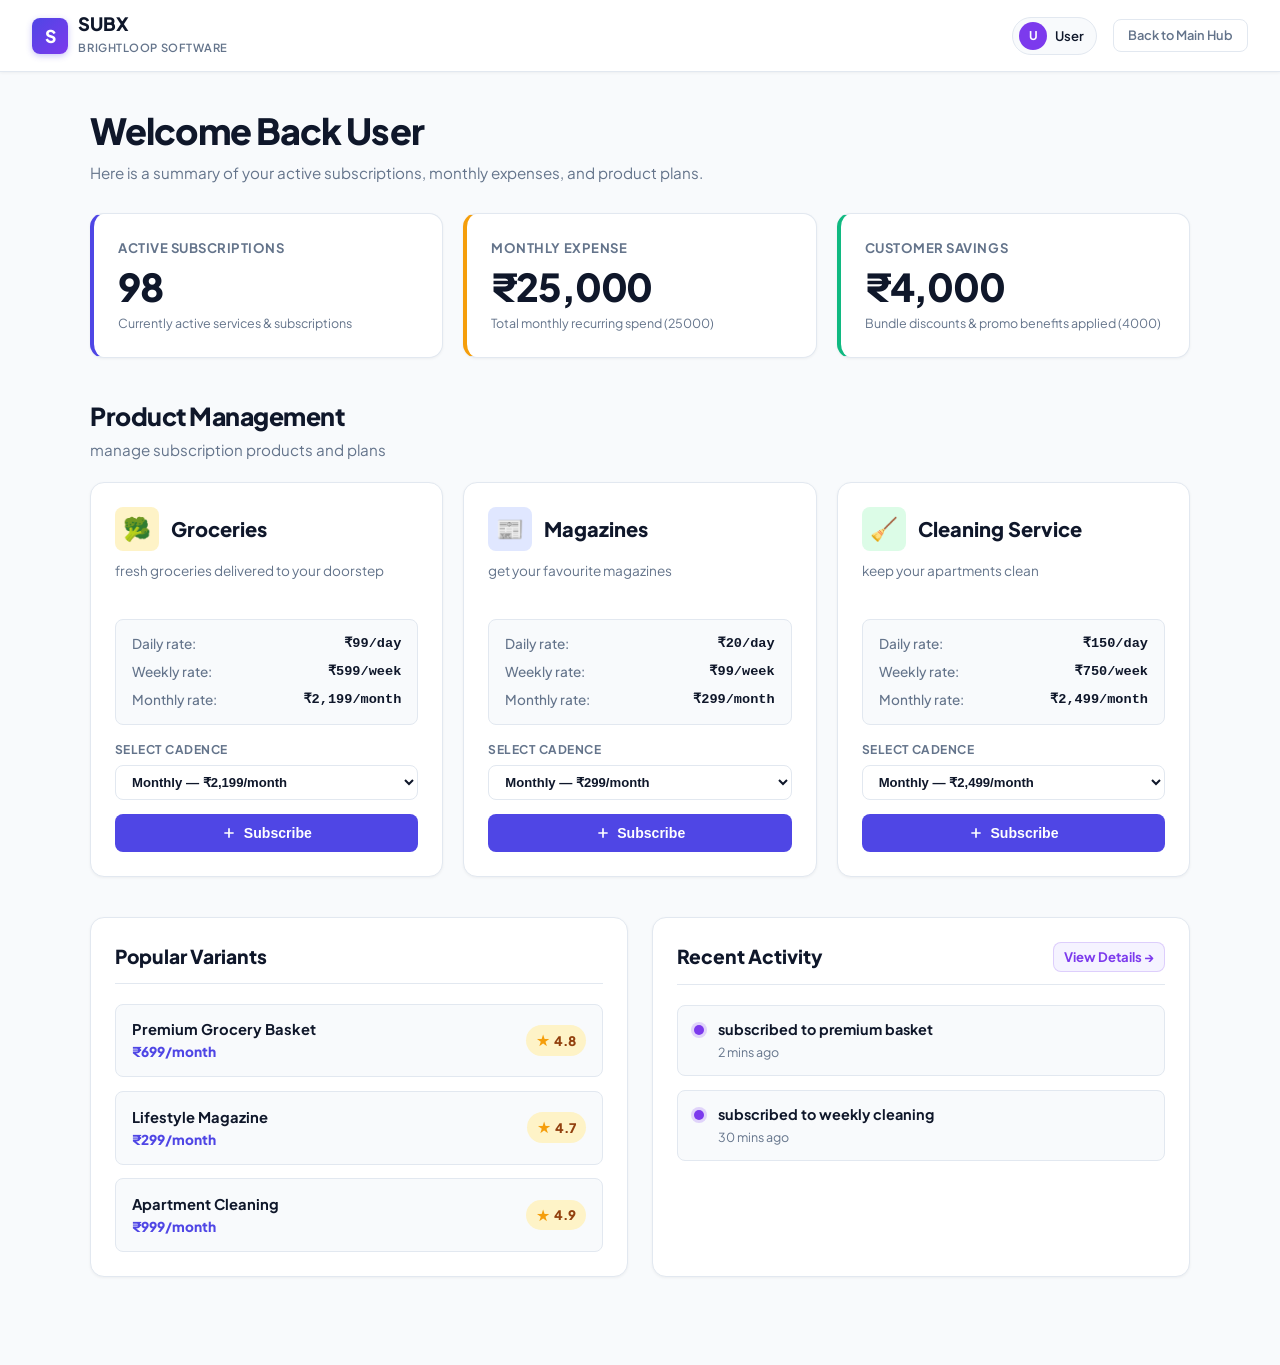
<file: customer.html>
<!DOCTYPE html>
<html lang="en">
<head>
  <meta charset="UTF-8">
  <meta name="viewport" content="width=device-width, initial-scale=1.0">
  <title>Customer Dashboard — SUBX by Brightloop Software</title>
  <meta name="description" content="SUBX Customer Portal: Manage your active subscriptions, monthly expenses, savings, groceries, magazines, and cleaning service plans.">
  <link rel="preconnect" href="https://fonts.googleapis.com">
  <link rel="preconnect" href="https://fonts.gstatic.com" crossorigin>
  <link href="https://fonts.googleapis.com/css2?family=Plus+Jakarta+Sans:wght@300;400;500;600;700;800&family=JetBrains+Mono:wght@400;500;600&display=swap" rel="stylesheet">
  <style>
    :root {
      --primary: #4f46e5;
      --primary-hover: #4338ca;
      --primary-light: #eef2ff;
      --violet-accent: #7c3aed; /* Exact violet colour required */
      --violet-hover: #6d28d9;
      --violet-light: #f5f3ff;
      --success: #10b981;
      --success-light: #ecfdf5;
      --warning: #f59e0b;
      --warning-light: #fffbeb;
      --bg: #f8fafc;
      --card-bg: #ffffff;
      --border: #e2e8f0;
      --text-main: #0f172a;
      --text-muted: #64748b;
      --radius-sm: 8px;
      --radius-md: 14px;
      --radius-lg: 20px;
      --shadow-sm: 0 1px 3px rgba(0, 0, 0, 0.05);
      --shadow-md: 0 4px 6px -1px rgba(0, 0, 0, 0.07), 0 2px 4px -2px rgba(0, 0, 0, 0.04);
      --shadow-lg: 0 10px 15px -3px rgba(0, 0, 0, 0.08), 0 4px 6px -4px rgba(0, 0, 0, 0.03);
    }

    * {
      box-sizing: border-box;
      margin: 0;
      padding: 0;
    }

    body {
      font-family: 'Plus Jakarta Sans', -apple-system, BlinkMacSystemFont, sans-serif;
      background-color: var(--bg);
      color: var(--text-main);
      line-height: 1.5;
      padding-bottom: 3.5rem;
    }

    /* Top Navbar */
    .top-nav {
      background: #ffffff;
      border-bottom: 1px solid var(--border);
      padding: 0.85rem 2rem;
      display: flex;
      justify-content: space-between;
      align-items: center;
      position: sticky;
      top: 0;
      z-index: 100;
      box-shadow: var(--shadow-sm);
    }

    .brand-wrap {
      display: flex;
      align-items: center;
      gap: 0.65rem;
      text-decoration: none;
    }

    .brand-icon {
      width: 36px;
      height: 36px;
      border-radius: var(--radius-sm);
      background: linear-gradient(135deg, #4f46e5 0%, #7c3aed 100%);
      color: #fff;
      display: flex;
      align-items: center;
      justify-content: center;
      font-weight: 800;
      font-size: 1.1rem;
      box-shadow: 0 2px 6px rgba(79, 70, 229, 0.3);
    }

    .brand-text h1 {
      font-size: 1.15rem;
      font-weight: 800;
      color: var(--text-main);
      line-height: 1.1;
    }

    .brand-text span {
      font-size: 0.7rem;
      color: var(--text-muted);
      font-weight: 600;
      text-transform: uppercase;
      letter-spacing: 0.05em;
    }

    .nav-actions {
      display: flex;
      align-items: center;
      gap: 1rem;
    }

    .user-pill {
      display: flex;
      align-items: center;
      gap: 0.5rem;
      padding: 4px 12px 4px 6px;
      background: var(--bg);
      border: 1px solid var(--border);
      border-radius: 99px;
    }

    .user-avatar {
      width: 28px;
      height: 28px;
      border-radius: 50%;
      background: var(--violet-accent);
      color: #fff;
      display: flex;
      align-items: center;
      justify-content: center;
      font-size: 0.75rem;
      font-weight: 700;
    }

    .user-pill span {
      font-size: 0.82rem;
      font-weight: 600;
    }

    .btn-portal-back {
      font-size: 0.8rem;
      font-weight: 600;
      color: var(--text-muted);
      text-decoration: none;
      padding: 6px 14px;
      border-radius: var(--radius-sm);
      border: 1px solid var(--border);
      background: #fff;
      transition: all 0.2s;
    }

    .btn-portal-back:hover {
      color: var(--primary);
      border-color: var(--primary);
      background: var(--primary-light);
    }

    /* Container */
    .container {
      max-width: 1140px;
      margin: 2rem auto;
      padding: 0 1.25rem;
    }

    /* Top Welcome Heading */
    .welcome-header {
      margin-bottom: 1.75rem;
    }

    .welcome-title {
      font-size: 2.25rem;
      font-weight: 800;
      letter-spacing: -0.025em;
      color: var(--text-main);
      text-transform: capitalize;
    }

    .welcome-subtitle {
      font-size: 0.95rem;
      color: var(--text-muted);
      margin-top: 0.25rem;
    }

    /* 3 Top Metric Boxes */
    .metrics-grid {
      display: grid;
      grid-template-columns: repeat(3, 1fr);
      gap: 1.25rem;
      margin-bottom: 2.5rem;
    }

    @media (max-width: 768px) {
      .metrics-grid {
        grid-template-columns: 1fr;
      }
    }

    .metric-box {
      background: var(--card-bg);
      border: 1px solid var(--border);
      border-radius: var(--radius-md);
      padding: 1.5rem;
      box-shadow: var(--shadow-sm);
      display: flex;
      flex-direction: column;
      position: relative;
      overflow: hidden;
      transition: all 0.25s ease;
    }

    .metric-box:hover {
      transform: translateY(-3px);
      box-shadow: var(--shadow-md);
      border-color: #cbd5e1;
    }

    .metric-box.accent-blue { border-left: 4px solid var(--primary); }
    .metric-box.accent-orange { border-left: 4px solid var(--warning); }
    .metric-box.accent-green { border-left: 4px solid var(--success); }

    .metric-label {
      font-size: 0.82rem;
      font-weight: 700;
      color: var(--text-muted);
      text-transform: uppercase;
      letter-spacing: 0.04em;
      margin-bottom: 0.65rem;
      display: flex;
      justify-content: space-between;
      align-items: center;
    }

    .metric-val {
      font-size: 2.4rem;
      font-weight: 800;
      letter-spacing: -0.03em;
      color: var(--text-main);
      line-height: 1;
      margin-bottom: 0.45rem;
    }

    .metric-footer {
      font-size: 0.78rem;
      color: var(--text-muted);
    }

    /* Section: Product Management */
    .section-header {
      margin-bottom: 1.25rem;
    }

    .section-title {
      font-size: 1.55rem;
      font-weight: 800;
      letter-spacing: -0.02em;
      color: var(--text-main);
    }

    .section-statement {
      font-size: 0.95rem;
      color: var(--text-muted);
      margin-top: 0.25rem;
    }

    /* 3 Product Boxes Grid */
    .products-grid {
      display: grid;
      grid-template-columns: repeat(3, 1fr);
      gap: 1.25rem;
      margin-bottom: 2.5rem;
    }

    @media (max-width: 920px) {
      .products-grid {
        grid-template-columns: 1fr;
      }
    }

    .product-box {
      background: var(--card-bg);
      border: 1px solid var(--border);
      border-radius: var(--radius-md);
      padding: 1.5rem;
      box-shadow: var(--shadow-sm);
      display: flex;
      flex-direction: column;
      transition: all 0.25s ease;
      position: relative;
    }

    .product-box:hover {
      transform: translateY(-3px);
      box-shadow: var(--shadow-md);
      border-color: var(--primary);
    }

    .product-header-row {
      display: flex;
      align-items: center;
      gap: 0.75rem;
      margin-bottom: 0.65rem;
    }

    .product-icon {
      width: 44px;
      height: 44px;
      border-radius: var(--radius-sm);
      display: flex;
      align-items: center;
      justify-content: center;
      font-size: 1.4rem;
    }

    .icon-groceries { background: #fef3c7; }
    .icon-magazines { background: #e0e7ff; }
    .icon-cleaning { background: #dcfce7; }

    .product-heading {
      font-size: 1.25rem;
      font-weight: 800;
      color: var(--text-main);
    }

    .product-desc {
      font-size: 0.85rem;
      color: var(--text-muted);
      margin-bottom: 1.25rem;
      line-height: 1.45;
      min-height: 38px;
    }

    /* Rate Breakdown Table in Indian Rupees */
    .rates-box {
      background: var(--bg);
      border: 1px solid var(--border);
      border-radius: var(--radius-sm);
      padding: 0.85rem 1rem;
      margin-bottom: 1rem;
      display: flex;
      flex-direction: column;
      gap: 0.5rem;
    }

    .rate-row {
      display: flex;
      justify-content: space-between;
      align-items: center;
      font-size: 0.85rem;
    }

    .rate-label {
      color: var(--text-muted);
      font-weight: 500;
    }

    .rate-val {
      font-weight: 800;
      color: var(--text-main);
      font-family: var(--font-mono, monospace);
    }

    /* Plan Select Selector */
    .plan-selector-wrap {
      margin-bottom: 0.85rem;
    }

    .plan-select-label {
      font-size: 0.75rem;
      font-weight: 700;
      color: var(--text-muted);
      text-transform: uppercase;
      letter-spacing: 0.04em;
      margin-bottom: 0.35rem;
      display: block;
    }

    .plan-select {
      width: 100%;
      padding: 0.5rem 0.75rem;
      border-radius: var(--radius-sm);
      border: 1px solid var(--border);
      background: #fff;
      font-size: 0.82rem;
      font-weight: 600;
      color: var(--text-main);
      outline: none;
      cursor: pointer;
    }

    .plan-select:focus {
      border-color: var(--primary);
    }

    /* Subscribe Option Button */
    .btn-subscribe {
      width: 100%;
      background: var(--primary);
      color: #fff;
      border: none;
      border-radius: var(--radius-sm);
      padding: 0.7rem 1rem;
      font-size: 0.88rem;
      font-weight: 700;
      cursor: pointer;
      transition: all 0.2s;
      margin-top: auto;
      display: flex;
      align-items: center;
      justify-content: center;
      gap: 0.4rem;
    }

    .btn-subscribe:hover {
      background: var(--primary-hover);
      box-shadow: 0 4px 10px rgba(79, 70, 229, 0.25);
    }

    .btn-subscribe:active {
      transform: scale(0.98);
    }

    /* Bottom Two Columns Grid */
    .bottom-grid {
      display: grid;
      grid-template-columns: 1fr 1fr;
      gap: 1.5rem;
    }

    @media (max-width: 800px) {
      .bottom-grid {
        grid-template-columns: 1fr;
      }
    }

    .panel-box {
      background: var(--card-bg);
      border: 1px solid var(--border);
      border-radius: var(--radius-md);
      padding: 1.5rem;
      box-shadow: var(--shadow-sm);
      display: flex;
      flex-direction: column;
    }

    .panel-header {
      display: flex;
      justify-content: space-between;
      align-items: center;
      margin-bottom: 1.25rem;
      padding-bottom: 0.75rem;
      border-bottom: 1px solid var(--border);
    }

    .panel-title {
      font-size: 1.2rem;
      font-weight: 800;
      color: var(--text-main);
    }

    /* Violet View Details / View All Link on Top Right Corner */
    .view-details-violet {
      color: var(--violet-accent);
      font-size: 0.82rem;
      font-weight: 700;
      text-decoration: none;
      cursor: pointer;
      display: inline-flex;
      align-items: center;
      gap: 4px;
      padding: 4px 10px;
      border-radius: var(--radius-sm);
      background: var(--violet-light);
      border: 1px solid rgba(124, 58, 237, 0.2);
      transition: all 0.2s ease;
    }

    .view-details-violet:hover {
      background: #ede9fe;
      color: var(--violet-hover);
      border-color: var(--violet-accent);
      text-decoration: underline;
    }

    /* Variant Items List */
    .variant-list {
      display: flex;
      flex-direction: column;
      gap: 0.85rem;
    }

    .variant-item {
      display: flex;
      justify-content: space-between;
      align-items: center;
      padding: 0.85rem 1rem;
      background: var(--bg);
      border: 1px solid var(--border);
      border-radius: var(--radius-sm);
      transition: background 0.2s;
    }

    .variant-item:hover {
      background: #f1f5f9;
    }

    .variant-info h4 {
      font-size: 0.92rem;
      font-weight: 700;
      color: var(--text-main);
      margin-bottom: 2px;
    }

    .variant-price {
      font-size: 0.85rem;
      color: var(--primary);
      font-weight: 800;
    }

    .rating-badge {
      display: inline-flex;
      align-items: center;
      gap: 4px;
      background: #fef3c7;
      color: #92400e;
      padding: 4px 10px;
      border-radius: 99px;
      font-size: 0.82rem;
      font-weight: 800;
    }

    .star-icon {
      color: #f59e0b;
      font-size: 0.95rem;
    }

    /* Activity Items List */
    .activity-list {
      display: flex;
      flex-direction: column;
      gap: 0.85rem;
    }

    .activity-item {
      display: flex;
      align-items: flex-start;
      gap: 0.85rem;
      padding: 0.85rem 1rem;
      background: var(--bg);
      border: 1px solid var(--border);
      border-radius: var(--radius-sm);
      transition: transform 0.15s ease;
    }

    .activity-item:hover {
      transform: translateX(2px);
    }

    .activity-dot {
      width: 10px;
      height: 10px;
      border-radius: 50%;
      background: var(--violet-accent);
      margin-top: 6px;
      flex-shrink: 0;
      box-shadow: 0 0 0 3px rgba(124, 58, 237, 0.2);
    }

    .activity-dot.dot-success {
      background: var(--success);
      box-shadow: 0 0 0 3px rgba(16, 185, 129, 0.2);
    }

    .activity-content {
      flex: 1;
    }

    .activity-text {
      font-size: 0.9rem;
      font-weight: 700;
      color: var(--text-main);
      margin-bottom: 2px;
    }

    .activity-time {
      font-size: 0.78rem;
      color: var(--text-muted);
    }

    /* Modal / Pop-up Page for Recent Activity */
    .modal-overlay {
      position: fixed;
      top: 0; left: 0; right: 0; bottom: 0;
      background: rgba(15, 23, 42, 0.55);
      backdrop-filter: blur(5px);
      display: none;
      align-items: center;
      justify-content: center;
      z-index: 1000;
      padding: 1rem;
      animation: fadeIn 0.2s ease-out;
    }

    @keyframes fadeIn {
      from { opacity: 0; }
      to { opacity: 1; }
    }

    .modal-overlay.active {
      display: flex;
    }

    .modal-card {
      background: #fff;
      border-radius: var(--radius-md);
      max-width: 600px;
      width: 100%;
      max-height: 88vh;
      display: flex;
      flex-direction: column;
      box-shadow: var(--shadow-lg);
      border: 1px solid var(--border);
      overflow: hidden;
      animation: slideUp 0.25s ease-out;
    }

    @keyframes slideUp {
      from { transform: translateY(20px); opacity: 0; }
      to { transform: translateY(0); opacity: 1; }
    }

    .modal-header {
      display: flex;
      justify-content: space-between;
      align-items: center;
      padding: 1.25rem 1.5rem;
      border-bottom: 1px solid var(--border);
      background: #fafafa;
    }

    .modal-header-title-wrap {
      display: flex;
      align-items: center;
      gap: 0.65rem;
    }

    .modal-header h3 {
      font-size: 1.2rem;
      font-weight: 800;
      color: var(--text-main);
    }

    .modal-badge {
      font-size: 0.72rem;
      font-weight: 700;
      padding: 2px 8px;
      border-radius: 99px;
      background: var(--violet-light);
      color: var(--violet-accent);
      border: 1px solid rgba(124, 58, 237, 0.2);
    }

    .modal-close {
      background: none;
      border: none;
      font-size: 1.6rem;
      cursor: pointer;
      color: var(--text-muted);
      line-height: 1;
      padding: 2px 6px;
      border-radius: var(--radius-sm);
    }

    .modal-close:hover {
      color: var(--text-main);
      background: var(--border);
    }

    .modal-body {
      padding: 1.5rem;
      overflow-y: auto;
      flex: 1;
    }

    .modal-footer {
      padding: 1rem 1.5rem;
      border-top: 1px solid var(--border);
      display: flex;
      justify-content: flex-end;
      background: #fafafa;
    }

    .btn-modal-close {
      background: var(--violet-accent);
      color: #fff;
      border: none;
      padding: 0.6rem 1.25rem;
      border-radius: var(--radius-sm);
      font-weight: 700;
      font-size: 0.85rem;
      cursor: pointer;
      transition: background 0.2s;
    }

    .btn-modal-close:hover {
      background: var(--violet-hover);
    }

    /* Modal Timeline */
    .timeline-list {
      display: flex;
      flex-direction: column;
      gap: 0.75rem;
    }

    .timeline-item {
      display: flex;
      align-items: flex-start;
      gap: 1rem;
      padding: 0.85rem 1rem;
      background: var(--bg);
      border: 1px solid var(--border);
      border-radius: var(--radius-sm);
      transition: background 0.2s;
    }

    .timeline-item:hover {
      background: #f1f5f9;
    }

    .timeline-icon-wrap {
      width: 32px;
      height: 32px;
      border-radius: 50%;
      display: flex;
      align-items: center;
      justify-content: center;
      font-size: 0.95rem;
      flex-shrink: 0;
    }

    .icon-sub {
      background: var(--violet-light);
      color: var(--violet-accent);
      border: 1px solid rgba(124, 58, 237, 0.3);
    }

    .icon-pay {
      background: var(--success-light);
      color: var(--success);
      border: 1px solid rgba(16, 185, 129, 0.3);
    }

    .timeline-content {
      flex: 1;
    }

    .timeline-point-title {
      font-size: 0.92rem;
      font-weight: 700;
      color: var(--text-main);
      margin-bottom: 2px;
    }

    .timeline-point-time {
      font-size: 0.78rem;
      color: var(--text-muted);
      font-weight: 500;
    }

    /* Toast Notification */
    .toast-box {
      position: fixed;
      bottom: 1.5rem;
      right: 1.5rem;
      background: #0f172a;
      color: #fff;
      padding: 0.85rem 1.35rem;
      border-radius: var(--radius-sm);
      font-size: 0.88rem;
      font-weight: 600;
      display: none;
      box-shadow: var(--shadow-lg);
      z-index: 9999;
      animation: slideIn 0.25s ease-out;
      border-left: 4px solid var(--success);
    }

    @keyframes slideIn {
      from { transform: translateX(50px); opacity: 0; }
      to { transform: translateX(0); opacity: 1; }
    }
  </style>
</head>
<body>

  <!-- Top Navigation -->
  <header class="top-nav">
    <a href="index.html" class="brand-wrap">
      <div class="brand-icon">S</div>
      <div class="brand-text">
        <h1>SUBX</h1>
        <span>Brightloop Software</span>
      </div>
    </a>
    <div class="nav-actions">
      <div class="user-pill">
        <div class="user-avatar">U</div>
        <span>User</span>
      </div>
      <a href="index.html" class="btn-portal-back">Back to Main Hub</a>
    </div>
  </header>

  <main class="container">
    <!-- Top Welcome Heading -->
    <div class="welcome-header">
      <h1 class="welcome-title">welcome back user</h1>
      <p class="welcome-subtitle">Here is a summary of your active subscriptions, monthly expenses, and product plans.</p>
    </div>

    <!-- 3 Metric Boxes -->
    <div class="metrics-grid">
      <!-- Box 1: Active Subscriptions as 98 -->
      <div class="metric-box accent-blue">
        <span class="metric-label">Active Subscriptions</span>
        <div class="metric-val" id="metricActiveSubs">98</div>
        <div class="metric-footer">Currently active services & subscriptions</div>
      </div>

      <!-- Box 2: Monthly Expense showing 25000 -->
      <div class="metric-box accent-orange">
        <span class="metric-label">Monthly Expense</span>
        <div class="metric-val" id="metricMonthlyExpense">₹25,000</div>
        <div class="metric-footer">Total monthly recurring spend (25000)</div>
      </div>

      <!-- Box 3: Customer Savings as 4000 -->
      <div class="metric-box accent-green">
        <span class="metric-label">Customer Savings</span>
        <div class="metric-val" id="metricCustomerSavings">₹4,000</div>
        <div class="metric-footer">Bundle discounts & promo benefits applied (4000)</div>
      </div>
    </div>

    <!-- Section: Product Management -->
    <div class="section-header">
      <h2 class="section-title">Product Management</h2>
      <p class="section-statement">manage subscription products and plans</p>
    </div>

    <!-- 3 Product Boxes -->
    <div class="products-grid">
      <!-- Box 1: Groceries -->
      <div class="product-box">
        <div class="product-header-row">
          <div class="product-icon icon-groceries">🥦</div>
          <h3 class="product-heading">Groceries</h3>
        </div>
        <p class="product-desc">fresh groceries delivered to your doorstep</p>
        
        <div class="rates-box">
          <div class="rate-row">
            <span class="rate-label">Daily rate:</span>
            <span class="rate-val">₹99/day</span>
          </div>
          <div class="rate-row">
            <span class="rate-label">Weekly rate:</span>
            <span class="rate-val">₹599/week</span>
          </div>
          <div class="rate-row">
            <span class="rate-label">Monthly rate:</span>
            <span class="rate-val">₹2,199/month</span>
          </div>
        </div>

        <div class="plan-selector-wrap">
          <label class="plan-select-label" for="selectPlanGroceries">Select Cadence</label>
          <select class="plan-select" id="selectPlanGroceries">
            <option value="Daily (₹99/day)">Daily — ₹99/day</option>
            <option value="Weekly (₹599/week)">Weekly — ₹599/week</option>
            <option value="Monthly (₹2,199/month)" selected>Monthly — ₹2,199/month</option>
          </select>
        </div>

        <!-- Subscribe Option -->
        <button type="button" class="btn-subscribe" id="btnSubscribeGroceries" onclick="handleSubscribe('Groceries', 'selectPlanGroceries')">
          <svg width="16" height="16" viewBox="0 0 24 24" fill="none" stroke="currentColor" stroke-width="2.5"><path d="M12 5v14M5 12h14"/></svg>
          Subscribe
        </button>
      </div>

      <!-- Box 2: Magazines -->
      <div class="product-box">
        <div class="product-header-row">
          <div class="product-icon icon-magazines">📰</div>
          <h3 class="product-heading">Magazines</h3>
        </div>
        <p class="product-desc">get your favourite magazines</p>
        
        <div class="rates-box">
          <div class="rate-row">
            <span class="rate-label">Daily rate:</span>
            <span class="rate-val">₹20/day</span>
          </div>
          <div class="rate-row">
            <span class="rate-label">Weekly rate:</span>
            <span class="rate-val">₹99/week</span>
          </div>
          <div class="rate-row">
            <span class="rate-label">Monthly rate:</span>
            <span class="rate-val">₹299/month</span>
          </div>
        </div>

        <div class="plan-selector-wrap">
          <label class="plan-select-label" for="selectPlanMagazines">Select Cadence</label>
          <select class="plan-select" id="selectPlanMagazines">
            <option value="Daily (₹20/day)">Daily — ₹20/day</option>
            <option value="Weekly (₹99/week)">Weekly — ₹99/week</option>
            <option value="Monthly (₹299/month)" selected>Monthly — ₹299/month</option>
          </select>
        </div>

        <!-- Subscribe Option -->
        <button type="button" class="btn-subscribe" id="btnSubscribeMagazines" onclick="handleSubscribe('Magazines', 'selectPlanMagazines')">
          <svg width="16" height="16" viewBox="0 0 24 24" fill="none" stroke="currentColor" stroke-width="2.5"><path d="M12 5v14M5 12h14"/></svg>
          Subscribe
        </button>
      </div>

      <!-- Box 3: Cleaning Service -->
      <div class="product-box">
        <div class="product-header-row">
          <div class="product-icon icon-cleaning">🧹</div>
          <h3 class="product-heading">Cleaning Service</h3>
        </div>
        <p class="product-desc">keep your apartments clean</p>
        
        <div class="rates-box">
          <div class="rate-row">
            <span class="rate-label">Daily rate:</span>
            <span class="rate-val">₹150/day</span>
          </div>
          <div class="rate-row">
            <span class="rate-label">Weekly rate:</span>
            <span class="rate-val">₹750/week</span>
          </div>
          <div class="rate-row">
            <span class="rate-label">Monthly rate:</span>
            <span class="rate-val">₹2,499/month</span>
          </div>
        </div>

        <div class="plan-selector-wrap">
          <label class="plan-select-label" for="selectPlanCleaning">Select Cadence</label>
          <select class="plan-select" id="selectPlanCleaning">
            <option value="Daily (₹150/day)">Daily — ₹150/day</option>
            <option value="Weekly (₹750/week)">Weekly — ₹750/week</option>
            <option value="Monthly (₹2,499/month)" selected>Monthly — ₹2,499/month</option>
          </select>
        </div>

        <!-- Subscribe Option -->
        <button type="button" class="btn-subscribe" id="btnSubscribeCleaning" onclick="handleSubscribe('Cleaning Service', 'selectPlanCleaning')">
          <svg width="16" height="16" viewBox="0 0 24 24" fill="none" stroke="currentColor" stroke-width="2.5"><path d="M12 5v14M5 12h14"/></svg>
          Subscribe
        </button>
      </div>
    </div>

    <!-- Bottom Two Columns: Popular Variants & Recent Activity -->
    <div class="bottom-grid">
      <!-- Box A: Popular Variants -->
      <div class="panel-box">
        <div class="panel-header">
          <h3 class="panel-title">Popular Variants</h3>
        </div>

        <div class="variant-list">
          <!-- Item 1: Premium grocery basket -->
          <div class="variant-item">
            <div class="variant-info">
              <h4>Premium Grocery Basket</h4>
              <div class="variant-price">₹699/month</div>
            </div>
            <div class="rating-badge">
              <span class="star-icon">★</span>
              <span>4.8</span>
            </div>
          </div>

          <!-- Item 2: Lifestyle magazine -->
          <div class="variant-item">
            <div class="variant-info">
              <h4>Lifestyle Magazine</h4>
              <div class="variant-price">₹299/month</div>
            </div>
            <div class="rating-badge">
              <span class="star-icon">★</span>
              <span>4.7</span>
            </div>
          </div>

          <!-- Item 3: Apartment cleaning -->
          <div class="variant-item">
            <div class="variant-info">
              <h4>Apartment Cleaning</h4>
              <div class="variant-price">₹999/month</div>
            </div>
            <div class="rating-badge">
              <span class="star-icon">★</span>
              <span>4.9</span>
            </div>
          </div>
        </div>
      </div>

      <!-- Box B: Recent Activity -->
      <div class="panel-box">
        <div class="panel-header">
          <h3 class="panel-title">Recent Activity</h3>
          <!-- Top right corner: View details in violet colour -->
          <a href="javascript:void(0)" class="view-details-violet" id="btnOpenRecentActivityModal" onclick="openActivityPopup()">
            View Details &rarr;
          </a>
        </div>

        <div class="activity-list" id="activityPreviewList">
          <!-- Point 1: subscribed to premium basket show as 2 mins ago -->
          <div class="activity-item">
            <div class="activity-dot"></div>
            <div class="activity-content">
              <div class="activity-text">subscribed to premium basket</div>
              <div class="activity-time">2 mins ago</div>
            </div>
          </div>

          <!-- Point 2: subscribed to weekly cleaning show as 30 mins ago -->
          <div class="activity-item">
            <div class="activity-dot"></div>
            <div class="activity-content">
              <div class="activity-text">subscribed to weekly cleaning</div>
              <div class="activity-time">30 mins ago</div>
            </div>
          </div>
        </div>
      </div>
    </div>
  </main>

  <!-- ==================== POP-UP PAGE: RECENT ACTIVITY AUDIT LOG ==================== -->
  <div class="modal-overlay" id="recentActivityModal" role="dialog" aria-modal="true" aria-labelledby="activityModalTitle">
    <div class="modal-card">
      <div class="modal-header">
        <div class="modal-header-title-wrap">
          <h3 id="activityModalTitle">Recent Activity</h3>
          <span class="modal-badge">8 Events Recorded</span>
        </div>
        <button class="modal-close" aria-label="Close dialog" onclick="closeActivityPopup()">&times;</button>
      </div>
      
      <div class="modal-body">
        <div class="timeline-list">
          <!-- Point 1: subscribed to premium basket show as 2 mins ago -->
          <div class="timeline-item">
            <div class="timeline-icon-wrap icon-sub">📦</div>
            <div class="timeline-content">
              <div class="timeline-point-title">subscribed to premium basket</div>
              <div class="timeline-point-time">2 mins ago</div>
            </div>
          </div>

          <!-- Point 2: subscribed to weekly cleaning show as 30 mins ago -->
          <div class="timeline-item">
            <div class="timeline-icon-wrap icon-sub">🧹</div>
            <div class="timeline-content">
              <div class="timeline-point-title">subscribed to weekly cleaning</div>
              <div class="timeline-point-time">30 mins ago</div>
            </div>
          </div>

          <!-- Point 3: payment successfull one day ago -->
          <div class="timeline-item">
            <div class="timeline-icon-wrap icon-pay">✓</div>
            <div class="timeline-content">
              <div class="timeline-point-title">payment successfull</div>
              <div class="timeline-point-time">one day ago</div>
            </div>
          </div>

          <!-- Point 4: subscribed to monthly cleaning 5 day ago -->
          <div class="timeline-item">
            <div class="timeline-icon-wrap icon-sub">🧹</div>
            <div class="timeline-content">
              <div class="timeline-point-title">subscribed to monthly cleaning</div>
              <div class="timeline-point-time">5 day ago</div>
            </div>
          </div>

          <!-- Point 5: payment successfull 8 days ago -->
          <div class="timeline-item">
            <div class="timeline-icon-wrap icon-pay">✓</div>
            <div class="timeline-content">
              <div class="timeline-point-title">payment successfull</div>
              <div class="timeline-point-time">8 days ago</div>
            </div>
          </div>

          <!-- Point 6: subscribed to monthly magazine 20 days -->
          <div class="timeline-item">
            <div class="timeline-icon-wrap icon-sub">📰</div>
            <div class="timeline-content">
              <div class="timeline-point-title">subscribed to monthly magazine</div>
              <div class="timeline-point-time">20 days</div>
            </div>
          </div>

          <!-- Point 7: payment successfull 1 month ago -->
          <div class="timeline-item">
            <div class="timeline-icon-wrap icon-pay">✓</div>
            <div class="timeline-content">
              <div class="timeline-point-title">payment successfull</div>
              <div class="timeline-point-time">1 month ago</div>
            </div>
          </div>

          <!-- Point 8: premium grocery basket one month ago -->
          <div class="timeline-item">
            <div class="timeline-icon-wrap icon-sub">🥦</div>
            <div class="timeline-content">
              <div class="timeline-point-title">premium grocery basket</div>
              <div class="timeline-point-time">one month ago</div>
            </div>
          </div>
        </div>
      </div>

      <div class="modal-footer">
        <button type="button" class="btn-modal-close" onclick="closeActivityPopup()">Close Activity Page</button>
      </div>
    </div>
  </div>

  <!-- Toast Notification -->
  <div class="toast-box" id="toastBox">Action recorded successfully!</div>

  <script>
    let activeSubscriptionsCount = 98;

    function showToast(msg) {
      const toast = document.getElementById('toastBox');
      toast.textContent = msg;
      toast.style.display = 'block';
      setTimeout(() => {
        toast.style.display = 'none';
      }, 3500);
    }

    // Subscribe Option Action
    function handleSubscribe(productName, selectId) {
      const selectEl = document.getElementById(selectId);
      const chosenCadence = selectEl ? selectEl.value : 'Standard Plan';
      
      activeSubscriptionsCount++;
      const subsEl = document.getElementById('metricActiveSubs');
      if (subsEl) {
        subsEl.textContent = activeSubscriptionsCount;
      }

      showToast(`Subscribed to ${productName} (${chosenCadence})! Active count updated to ${activeSubscriptionsCount}.`);
    }

    // Open Recent Activity Pop-up Page
    function openActivityPopup() {
      const modal = document.getElementById('recentActivityModal');
      if (modal) {
        modal.classList.add('active');
        document.body.style.overflow = 'hidden';
      }
    }

    // Close Recent Activity Pop-up Page
    function closeActivityPopup() {
      const modal = document.getElementById('recentActivityModal');
      if (modal) {
        modal.classList.remove('active');
        document.body.style.overflow = '';
      }
    }

    // Dismiss on click outside modal card
    document.getElementById('recentActivityModal').addEventListener('click', function(e) {
      if (e.target === this) {
        closeActivityPopup();
      }
    });

    // Dismiss on ESC key
    document.addEventListener('keydown', function(e) {
      if (e.key === 'Escape') {
        closeActivityPopup();
      }
    });
  </script>
</body>
</html>
</file>
<file: styles.css>
/* ==========================================================================
   Brightloop Subscription OS — Unified Platform Design System
   ========================================================================== */

:root {
  /* Color Palette - Vibrant Indigo & Cyan Executive Theme */
  --brand-primary: #4f46e5;
  --brand-primary-hover: #4338ca;
  --brand-primary-light: #eef2ff;
  --brand-cyan: #06b6d4;
  --brand-accent: #6366f1;
  --brand-gradient: linear-gradient(135deg, #4f46e5 0%, #06b6d4 100%);
  --brand-gradient-subtle: linear-gradient(135deg, rgba(79, 70, 229, 0.08) 0%, rgba(6, 182, 212, 0.08) 100%);

  /* Neutrals & Surfaces - Light Mode */
  --bg-app: #f8fafc;
  --bg-sidebar: #ffffff;
  --bg-header: rgba(255, 255, 255, 0.85);
  --bg-card: #ffffff;
  --bg-input: #ffffff;
  --bg-secondary: #f1f5f9;
  --border-color: #e2e8f0;
  --border-subtle: #f1f5f9;
  --text-main: #0f172a;
  --text-muted: #64748b;
  --text-light: #94a3b8;

  /* Status Colors */
  --color-success: #10b981;
  --color-success-bg: #ecfdf5;
  --color-success-text: #065f46;
  --color-warning: #f59e0b;
  --color-warning-bg: #fffbeb;
  --color-warning-text: #92400e;
  --color-danger: #ef4444;
  --color-danger-bg: #fef2f2;
  --color-danger-text: #991b1b;
  --color-info: #3b82f6;
  --color-info-bg: #eff6ff;
  --color-info-text: #1e40af;
  --color-purple: #8b5cf6;
  --color-purple-bg: #f5f3ff;
  --color-purple-text: #5b21b6;

  /* Typography */
  --font-sans: 'Plus Jakarta Sans', -apple-system, BlinkMacSystemFont, 'Segoe UI', Roboto, sans-serif;
  --font-mono: 'JetBrains Mono', monospace;

  /* Shadows & Glassmorphism */
  --shadow-sm: 0 1px 2px 0 rgba(0, 0, 0, 0.04);
  --shadow-md: 0 4px 6px -1px rgba(0, 0, 0, 0.06), 0 2px 4px -2px rgba(0, 0, 0, 0.04);
  --shadow-lg: 0 10px 15px -3px rgba(0, 0, 0, 0.08), 0 4px 6px -4px rgba(0, 0, 0, 0.03);
  --shadow-glow: 0 0 20px rgba(79, 70, 229, 0.25);
  --glass-border: 1px solid rgba(226, 232, 240, 0.8);
  --glass-blur: blur(12px);

  /* Layout */
  --header-height: 68px;
  --sidebar-width: 260px;
  --radius-sm: 6px;
  --radius-md: 10px;
  --radius-lg: 16px;
  --radius-full: 9999px;
  --transition-fast: 0.15s ease;
  --transition-normal: 0.25s cubic-bezier(0.4, 0, 0.2, 1);
}

/* Dark Mode Theme Variables */
body.theme-dark {
  --bg-app: #0b0f19;
  --bg-sidebar: #0f172a;
  --bg-header: rgba(15, 23, 42, 0.85);
  --bg-card: #141e33;
  --bg-input: #1a2744;
  --bg-secondary: #1a253c;
  --border-color: #273552;
  --border-subtle: #1e293b;
  --text-main: #f8fafc;
  --text-muted: #94a3b8;
  --text-light: #64748b;

  --color-success-bg: rgba(16, 185, 129, 0.15);
  --color-success-text: #34d399;
  --color-warning-bg: rgba(245, 158, 11, 0.15);
  --color-warning-text: #fbbf24;
  --color-danger-bg: rgba(239, 68, 68, 0.15);
  --color-danger-text: #f87171;
  --color-info-bg: rgba(59, 130, 246, 0.15);
  --color-info-text: #60a5fa;

  --shadow-sm: 0 1px 3px 0 rgba(0, 0, 0, 0.4);
  --shadow-md: 0 4px 8px -1px rgba(0, 0, 0, 0.5);
  --shadow-lg: 0 12px 24px -4px rgba(0, 0, 0, 0.6);
  --glass-border: 1px solid rgba(255, 255, 255, 0.08);
}

/* Reset & Base Setup */
*, *::before, *::after {
  box-sizing: border-box;
  margin: 0;
  padding: 0;
}

body {
  font-family: var(--font-sans);
  background-color: var(--bg-app);
  color: var(--text-main);
  line-height: 1.5;
  -webkit-font-smoothing: antialiased;
  min-height: 100vh;
  display: flex;
  flex-direction: column;
  overflow-x: hidden;
}

/* Utility Classes */
.hidden { display: none !important; }
.text-muted { color: var(--text-muted); }
.text-danger { color: var(--color-danger); }
.text-warning { color: var(--color-warning); }
.text-success { color: var(--color-success); }
.text-sm { font-size: 0.875rem; }
.text-xs { font-size: 0.75rem; }
.mt-2 { margin-top: 0.5rem; }
.mt-4 { margin-top: 1rem; }
.mt-6 { margin-top: 1.5rem; }
.mb-2 { margin-bottom: 0.5rem; }
.mb-4 { margin-bottom: 1rem; }
.uppercase { text-transform: uppercase; }

/* ==========================================================================
   Header Component
   ========================================================================== */

.app-header {
  height: var(--header-height);
  background: var(--bg-header);
  backdrop-filter: var(--glass-blur);
  -webkit-backdrop-filter: var(--glass-blur);
  border-bottom: 1px solid var(--border-color);
  position: sticky;
  top: 0;
  z-index: 50;
  display: flex;
  align-items: center;
  justify-content: space-between;
  padding: 0 1.5rem;
}

.header-left {
  display: flex;
  align-items: center;
  gap: 1.25rem;
}

.brand-badge {
  display: flex;
  align-items: center;
  gap: 0.75rem;
  text-decoration: none;
}

.brand-logo-icon {
  width: 40px;
  height: 40px;
  border-radius: var(--radius-md);
  background: var(--brand-gradient);
  display: flex;
  align-items: center;
  justify-content: center;
  color: #ffffff;
  box-shadow: 0 4px 12px rgba(79, 70, 229, 0.35);
}

.brand-title {
  font-size: 1.25rem;
  font-weight: 800;
  letter-spacing: -0.02em;
  color: var(--text-main);
  line-height: 1.1;
  display: block;
}

.brand-accent {
  color: var(--brand-cyan);
}

.brand-subtitle {
  font-size: 0.7rem;
  font-weight: 600;
  text-transform: uppercase;
  letter-spacing: 0.08em;
  color: var(--text-muted);
  display: block;
}

.system-status-indicator {
  display: flex;
  align-items: center;
  gap: 0.45rem;
  padding: 0.3rem 0.7rem;
  border-radius: var(--radius-full);
  background: var(--bg-secondary);
  border: 1px solid var(--border-color);
  font-size: 0.75rem;
  font-weight: 600;
}

.pulse-dot {
  width: 8px;
  height: 8px;
  border-radius: 50%;
  background: var(--color-success);
  box-shadow: 0 0 0 0 rgba(16, 185, 129, 0.7);
  animation: pulseAnimation 2s infinite;
}

@keyframes pulseAnimation {
  0% { box-shadow: 0 0 0 0 rgba(16, 185, 129, 0.6); }
  70% { box-shadow: 0 0 0 6px rgba(16, 185, 129, 0); }
  100% { box-shadow: 0 0 0 0 rgba(16, 185, 129, 0); }
}

.version-tag {
  background: rgba(79, 70, 229, 0.1);
  color: var(--brand-primary);
  padding: 1px 6px;
  border-radius: var(--radius-sm);
  font-size: 0.7rem;
  font-family: var(--font-mono);
}

/* Header Center - Persona Pill Switcher */
.role-selector-wrapper {
  display: flex;
  align-items: center;
  gap: 0.5rem;
  background: var(--bg-secondary);
  padding: 4px 6px;
  border-radius: var(--radius-full);
  border: 1px solid var(--border-color);
}

.role-label {
  font-size: 0.75rem;
  font-weight: 600;
  color: var(--text-muted);
  padding-left: 8px;
}

.role-pill-group {
  display: flex;
  gap: 4px;
}

.role-pill {
  border: none;
  background: transparent;
  color: var(--text-muted);
  font-family: var(--font-sans);
  font-size: 0.78rem;
  font-weight: 600;
  padding: 6px 12px;
  border-radius: var(--radius-full);
  cursor: pointer;
  display: flex;
  align-items: center;
  gap: 6px;
  transition: all var(--transition-fast);
}

.role-pill:hover {
  color: var(--text-main);
  background: rgba(0, 0, 0, 0.05);
}

.role-pill.active {
  background: var(--bg-card);
  color: var(--brand-primary);
  box-shadow: var(--shadow-sm);
  font-weight: 700;
}

body.theme-dark .role-pill.active {
  background: var(--brand-primary);
  color: #ffffff;
}

/* Header Right */
.header-right {
  display: flex;
  align-items: center;
  gap: 0.75rem;
}

.user-profile-menu {
  display: flex;
  align-items: center;
  gap: 0.65rem;
  padding: 4px 8px 4px 6px;
  border-radius: var(--radius-full);
  border: 1px solid var(--border-color);
  background: var(--bg-card);
  cursor: pointer;
}

.user-avatar {
  width: 32px;
  height: 32px;
  border-radius: 50%;
  background: var(--brand-gradient);
  color: #fff;
  font-weight: 700;
  font-size: 0.8rem;
  display: flex;
  align-items: center;
  justify-content: center;
}

.user-meta {
  display: flex;
  flex-direction: column;
  line-height: 1.1;
}

.user-name {
  font-size: 0.82rem;
  font-weight: 700;
}

.user-role-badge {
  font-size: 0.68rem;
  color: var(--brand-primary);
  font-weight: 600;
  text-transform: capitalize;
}

/* ==========================================================================
   Layout & Sidebar
   ========================================================================== */

.app-layout {
  display: flex;
  flex: 1;
  min-height: calc(100vh - var(--header-height));
}

.app-sidebar {
  width: var(--sidebar-width);
  background: var(--bg-sidebar);
  border-right: 1px solid var(--border-color);
  padding: 1.25rem 0.85rem;
  display: flex;
  flex-direction: column;
  flex-shrink: 0;
  gap: 1.5rem;
}

.sidebar-section-title {
  font-size: 0.68rem;
  font-weight: 800;
  color: var(--text-light);
  letter-spacing: 0.08em;
  padding: 0 0.75rem 0.25rem;
}

.sidebar-nav {
  display: flex;
  flex-direction: column;
  gap: 3px;
}

.nav-item {
  border: none;
  background: transparent;
  color: var(--text-muted);
  width: 100%;
  font-family: var(--font-sans);
  font-size: 0.85rem;
  font-weight: 600;
  padding: 0.65rem 0.85rem;
  border-radius: var(--radius-md);
  display: flex;
  align-items: center;
  gap: 0.75rem;
  cursor: pointer;
  transition: all var(--transition-fast);
  text-align: left;
}

.nav-item:hover {
  background: var(--bg-secondary);
  color: var(--text-main);
}

.nav-item.active {
  background: var(--brand-primary-light);
  color: var(--brand-primary);
  font-weight: 700;
}

body.theme-dark .nav-item.active {
  background: rgba(79, 70, 229, 0.2);
  color: #818cf8;
}

.nav-badge {
  margin-left: auto;
  font-size: 0.72rem;
  font-weight: 700;
  padding: 2px 7px;
  border-radius: var(--radius-full);
  background: var(--bg-secondary);
  color: var(--text-muted);
}

.nav-badge.badge-warning {
  background: var(--color-warning-bg);
  color: var(--color-warning-text);
}

.nav-badge.badge-danger {
  background: var(--color-danger-bg);
  color: var(--color-danger-text);
}

.sidebar-footer {
  margin-top: auto;
}

.billing-runner-card {
  background: var(--brand-gradient-subtle);
  border: 1px solid rgba(79, 70, 229, 0.2);
  border-radius: var(--radius-md);
  padding: 1rem;
}

.runner-header {
  display: flex;
  justify-content: space-between;
  align-items: center;
  margin-bottom: 0.45rem;
}

.runner-badge {
  font-size: 0.72rem;
  font-weight: 700;
  text-transform: uppercase;
  color: var(--brand-primary);
}

.runner-time {
  font-size: 0.7rem;
  font-family: var(--font-mono);
  color: var(--text-muted);
}

.runner-desc {
  font-size: 0.75rem;
  color: var(--text-muted);
  line-height: 1.35;
  margin-bottom: 0.85rem;
}

/* ==========================================================================
   Main Content Area & Performance Ticker
   ========================================================================== */

.app-main {
  flex: 1;
  padding: 1.75rem 2rem 3rem;
  overflow-y: auto;
  max-width: 1400px;
  margin: 0 auto;
  width: 100%;
}

.view-header {
  display: flex;
  justify-content: space-between;
  align-items: flex-start;
  margin-bottom: 1.25rem;
  gap: 1rem;
}

.view-title {
  font-size: 1.65rem;
  font-weight: 800;
  letter-spacing: -0.025em;
  color: var(--text-main);
  line-height: 1.2;
}

.view-description {
  font-size: 0.88rem;
  color: var(--text-muted);
  margin-top: 0.25rem;
}

.view-actions {
  display: flex;
  gap: 0.65rem;
  align-items: center;
}

.response-speed-ticker {
  background: var(--bg-secondary);
  border: 1px solid var(--border-color);
  border-radius: var(--radius-sm);
  padding: 0.35rem 0.75rem;
  font-size: 0.75rem;
  color: var(--text-muted);
  display: inline-flex;
  align-items: center;
  gap: 0.4rem;
  margin-bottom: 1.5rem;
}

.response-speed-ticker strong {
  color: var(--color-success);
  font-family: var(--font-mono);
}

.view-pane {
  display: none;
  animation: fadeIn 0.2s ease-in-out;
}

.view-pane.active {
  display: block;
}

@keyframes fadeIn {
  from { opacity: 0; transform: translateY(4px); }
  to { opacity: 1; transform: translateY(0); }
}

/* ==========================================================================
   Components: Cards, Buttons, Form Inputs
   ========================================================================== */

.glass-card {
  background: var(--bg-card);
  border: 1px solid var(--border-color);
  border-radius: var(--radius-lg);
  box-shadow: var(--shadow-sm);
  padding: 1.5rem;
  transition: box-shadow var(--transition-normal);
}

.glass-card:hover {
  box-shadow: var(--shadow-md);
}

/* Metric Cards */
.metrics-grid {
  display: grid;
  grid-template-columns: repeat(auto-fit, minmax(240px, 1fr));
  gap: 1.25rem;
  margin-bottom: 1.5rem;
}

.metric-card {
  display: flex;
  flex-direction: column;
  position: relative;
  overflow: hidden;
}

.metric-card.warning-accent {
  border-left: 4px solid var(--color-danger);
}

.metric-header {
  display: flex;
  justify-content: space-between;
  align-items: center;
  margin-bottom: 0.75rem;
}

.metric-title {
  font-size: 0.8rem;
  font-weight: 700;
  text-transform: uppercase;
  letter-spacing: 0.04em;
  color: var(--text-muted);
}

.metric-icon-wrap {
  width: 36px;
  height: 36px;
  border-radius: var(--radius-md);
  display: flex;
  align-items: center;
  justify-content: center;
}

.icon-blue { background: var(--color-info-bg); color: var(--color-info); }
.icon-green { background: var(--color-success-bg); color: var(--color-success); }
.icon-purple { background: var(--color-purple-bg); color: var(--color-purple); }
.icon-red { background: var(--color-danger-bg); color: var(--color-danger); }

.metric-value {
  font-size: 1.85rem;
  font-weight: 800;
  letter-spacing: -0.03em;
  line-height: 1.1;
  margin-bottom: 0.5rem;
  font-family: var(--font-sans);
}

.metric-footer {
  display: flex;
  align-items: center;
  gap: 0.5rem;
  font-size: 0.78rem;
}

.metric-trend {
  font-weight: 700;
  padding: 2px 6px;
  border-radius: var(--radius-sm);
}

.trend-positive { background: var(--color-success-bg); color: var(--color-success-text); }
.trend-negative { background: var(--color-danger-bg); color: var(--color-danger-text); }
.trend-neutral { background: var(--bg-secondary); color: var(--text-muted); }

.metric-subtext {
  color: var(--text-muted);
}

/* Charts Grid */
.dashboard-grid {
  display: grid;
  grid-template-columns: 2fr 1.2fr;
  gap: 1.25rem;
  margin-bottom: 1.5rem;
}

@media (max-width: 1024px) {
  .dashboard-grid {
    grid-template-columns: 1fr;
  }
}

.chart-header {
  display: flex;
  justify-content: space-between;
  align-items: flex-start;
  margin-bottom: 1rem;
}

.chart-title {
  font-size: 1.05rem;
  font-weight: 700;
}

.chart-subtitle {
  font-size: 0.78rem;
  color: var(--text-muted);
}

.chart-actions {
  display: flex;
  gap: 0.75rem;
  align-items: center;
}

.legend-chip {
  display: inline-flex;
  align-items: center;
  gap: 6px;
  font-size: 0.75rem;
  font-weight: 600;
  color: var(--text-muted);
}

.legend-dot {
  width: 8px;
  height: 8px;
  border-radius: 50%;
}

.bg-brand { background: var(--brand-primary); }
.bg-success { background: var(--color-success); }

.chart-container {
  min-height: 220px;
  display: flex;
  align-items: center;
  justify-content: center;
  width: 100%;
}

/* Data Tables & Cards */
.data-card {
  padding: 0;
  overflow: hidden;
}

.data-card-header {
  padding: 1.25rem 1.5rem;
  display: flex;
  justify-content: space-between;
  align-items: center;
  border-bottom: 1px solid var(--border-color);
}

.card-title {
  font-size: 1.05rem;
  font-weight: 700;
}

.card-subtitle {
  font-size: 0.8rem;
  color: var(--text-muted);
  margin-top: 2px;
}

.table-responsive {
  width: 100%;
  overflow-x: auto;
}

.data-table {
  width: 100%;
  border-collapse: collapse;
  text-align: left;
  font-size: 0.85rem;
}

.data-table th {
  background: var(--bg-secondary);
  color: var(--text-muted);
  font-size: 0.72rem;
  font-weight: 700;
  text-transform: uppercase;
  letter-spacing: 0.05em;
  padding: 0.75rem 1.25rem;
  border-bottom: 1px solid var(--border-color);
  white-space: nowrap;
}

.data-table td {
  padding: 0.9rem 1.25rem;
  border-bottom: 1px solid var(--border-color);
  vertical-align: middle;
}

.data-table tbody tr {
  transition: background var(--transition-fast);
}

.data-table tbody tr:hover {
  background: rgba(79, 70, 229, 0.02);
}

/* Badges */
.badge {
  display: inline-flex;
  align-items: center;
  gap: 4px;
  padding: 3px 8px;
  border-radius: var(--radius-full);
  font-size: 0.72rem;
  font-weight: 700;
  letter-spacing: 0.02em;
  white-space: nowrap;
}

.badge-draft { background: var(--bg-secondary); color: var(--text-muted); }
.badge-quotation { background: var(--color-info-bg); color: var(--color-info-text); }
.badge-confirmed { background: var(--color-purple-bg); color: var(--color-purple-text); }
.badge-active { background: var(--color-success-bg); color: var(--color-success-text); }
.badge-paid { background: var(--color-success-bg); color: var(--color-success-text); }
.badge-paused { background: var(--color-warning-bg); color: var(--color-warning-text); }
.badge-closed { background: var(--bg-secondary); color: var(--text-light); text-decoration: line-through; }
.badge-overdue { background: var(--color-danger-bg); color: var(--color-danger-text); font-weight: 800; }
.badge-cancelled { background: var(--bg-secondary); color: var(--text-muted); }

/* Buttons */
.btn {
  display: inline-flex;
  align-items: center;
  justify-content: center;
  gap: 0.45rem;
  font-family: var(--font-sans);
  font-size: 0.85rem;
  font-weight: 600;
  padding: 0.55rem 1rem;
  border-radius: var(--radius-md);
  border: 1px solid transparent;
  cursor: pointer;
  transition: all var(--transition-fast);
  text-decoration: none;
  white-space: nowrap;
}

.btn-primary {
  background: var(--brand-primary);
  color: #ffffff;
  box-shadow: 0 2px 4px rgba(79, 70, 229, 0.2);
}

.btn-primary:hover {
  background: var(--brand-primary-hover);
  box-shadow: 0 4px 10px rgba(79, 70, 229, 0.35);
}

.btn-secondary {
  background: var(--bg-secondary);
  color: var(--text-main);
  border-color: var(--border-color);
}

.btn-secondary:hover {
  background: var(--border-color);
}

.btn-outline {
  background: transparent;
  color: var(--text-main);
  border-color: var(--border-color);
}

.btn-outline:hover {
  background: var(--bg-secondary);
  border-color: var(--text-muted);
}

.btn-ghost {
  background: transparent;
  color: var(--text-muted);
  border-color: transparent;
}

.btn-ghost:hover {
  background: var(--bg-secondary);
  color: var(--text-main);
}

.btn-danger {
  background: var(--color-danger);
  color: #fff;
}

.btn-sm {
  padding: 0.35rem 0.75rem;
  font-size: 0.78rem;
  border-radius: var(--radius-sm);
}

.btn-xs {
  padding: 0.25rem 0.5rem;
  font-size: 0.72rem;
  border-radius: var(--radius-sm);
}

.btn-block {
  width: 100%;
}

.btn-icon {
  width: 36px;
  height: 36px;
  padding: 0;
  border-radius: var(--radius-md);
}

/* Filter Bar */
.filter-bar {
  display: flex;
  justify-content: space-between;
  align-items: center;
  flex-wrap: wrap;
  gap: 1rem;
  padding: 1rem 1.25rem;
  margin-bottom: 1.25rem;
}

.filter-group {
  display: flex;
  align-items: center;
  gap: 0.75rem;
  flex: 1;
  min-width: 280px;
}

.filter-actions {
  display: flex;
  gap: 0.65rem;
}

.search-input-wrap {
  position: relative;
  flex: 1;
  max-width: 380px;
}

.search-input-wrap svg {
  position: absolute;
  left: 10px;
  top: 50%;
  transform: translateY(-50%);
  color: var(--text-muted);
}

.search-input-wrap input {
  padding-left: 2rem;
}

/* Form Controls */
.form-control {
  width: 100%;
  font-family: var(--font-sans);
  font-size: 0.85rem;
  padding: 0.55rem 0.85rem;
  border-radius: var(--radius-md);
  border: 1px solid var(--border-color);
  background: var(--bg-input);
  color: var(--text-main);
  outline: none;
  transition: border-color var(--transition-fast), box-shadow var(--transition-fast);
}

.form-control:focus {
  border-color: var(--brand-primary);
  box-shadow: 0 0 0 3px rgba(79, 70, 229, 0.15);
}

.form-group {
  margin-bottom: 1rem;
}

.form-group label {
  display: block;
  font-size: 0.78rem;
  font-weight: 700;
  color: var(--text-main);
  margin-bottom: 0.35rem;
}

.form-group label .required {
  color: var(--color-danger);
}

.form-help {
  display: block;
  font-size: 0.72rem;
  color: var(--text-muted);
  margin-top: 0.3rem;
}

.form-grid-2 {
  display: grid;
  grid-template-columns: 1fr 1fr;
  gap: 1rem;
}

.form-grid-3 {
  display: grid;
  grid-template-columns: 1fr 1fr 1fr;
  gap: 1rem;
}

@media (max-width: 768px) {
  .form-grid-2, .form-grid-3 {
    grid-template-columns: 1fr;
  }
}

/* Custom Checkbox */
.custom-checkbox {
  display: flex;
  align-items: flex-start;
  gap: 0.65rem;
  cursor: pointer;
  margin-bottom: 0.65rem;
  font-size: 0.82rem;
}

.custom-checkbox input[type="checkbox"] {
  width: 16px;
  height: 16px;
  margin-top: 2px;
  accent-color: var(--brand-primary);
}

/* Password Requirements Box */
.password-reqs {
  background: var(--bg-secondary);
  border: 1px solid var(--border-color);
  border-radius: var(--radius-md);
  padding: 0.65rem 0.85rem;
  margin-top: 0.5rem;
  display: flex;
  flex-direction: column;
  gap: 4px;
}

.req-item {
  font-size: 0.75rem;
  color: var(--text-muted);
  display: flex;
  align-items: center;
  gap: 6px;
}

.req-item.valid {
  color: var(--color-success);
  font-weight: 600;
}

.req-item.valid span {
  content: '✓';
}

/* ==========================================================================
   Catalog & Plan Cards Grid
   ========================================================================== */

.section-actions-bar {
  display: flex;
  justify-content: space-between;
  align-items: center;
  margin-bottom: 1.25rem;
}

.section-heading {
  font-size: 1.25rem;
  font-weight: 800;
}

.section-subheading {
  font-size: 0.82rem;
  color: var(--text-muted);
}

.product-grid, .plans-grid {
  display: grid;
  grid-template-columns: repeat(auto-fill, minmax(310px, 1fr));
  gap: 1.25rem;
}

.product-card, .plan-card {
  background: var(--bg-card);
  border: 1px solid var(--border-color);
  border-radius: var(--radius-lg);
  padding: 1.25rem;
  display: flex;
  flex-direction: column;
  box-shadow: var(--shadow-sm);
  transition: all var(--transition-normal);
}

.product-card:hover, .plan-card:hover {
  transform: translateY(-2px);
  box-shadow: var(--shadow-md);
  border-color: var(--brand-primary);
}

.card-top-tag {
  display: flex;
  justify-content: space-between;
  align-items: center;
  margin-bottom: 0.75rem;
}

.product-price, .plan-price {
  font-size: 1.75rem;
  font-weight: 800;
  color: var(--text-main);
  letter-spacing: -0.02em;
  margin: 0.5rem 0;
}

.price-period {
  font-size: 0.85rem;
  font-weight: 500;
  color: var(--text-muted);
}

.product-variants-box {
  background: var(--bg-secondary);
  border-radius: var(--radius-md);
  padding: 0.65rem 0.85rem;
  margin-top: 0.75rem;
  font-size: 0.78rem;
}

.variant-pill {
  display: inline-block;
  background: var(--bg-card);
  border: 1px solid var(--border-color);
  border-radius: var(--radius-sm);
  padding: 2px 6px;
  font-size: 0.72rem;
  font-weight: 600;
  margin-right: 4px;
  margin-bottom: 4px;
}

/* ==========================================================================
   Customer Portal Styles
   ========================================================================== */

.customer-welcome-hero {
  background: var(--brand-gradient-subtle);
  border: 1px solid rgba(79, 70, 229, 0.2);
  display: flex;
  justify-content: space-between;
  align-items: center;
  flex-wrap: wrap;
  gap: 1.5rem;
}

.customer-hero-content h2 {
  font-size: 1.6rem;
  font-weight: 800;
  margin: 0.35rem 0;
}

.customer-hero-content p {
  color: var(--text-muted);
  font-size: 0.88rem;
  max-width: 580px;
}

.customer-quick-stats {
  display: flex;
  gap: 1rem;
}

.quick-stat-box {
  background: var(--bg-card);
  border: 1px solid var(--border-color);
  padding: 0.75rem 1.25rem;
  border-radius: var(--radius-md);
  display: flex;
  flex-direction: column;
}

.stat-label {
  font-size: 0.72rem;
  color: var(--text-muted);
  font-weight: 600;
  text-transform: uppercase;
}

.stat-val {
  font-size: 1.15rem;
  font-weight: 800;
  color: var(--text-main);
}

.customer-grid {
  display: grid;
  grid-template-columns: 1.2fr 1fr;
  gap: 1.5rem;
}

@media (max-width: 900px) {
  .customer-grid {
    grid-template-columns: 1fr;
  }
}

.addon-switchboard {
  padding: 1.25rem;
  display: flex;
  flex-direction: column;
  gap: 1rem;
}

.addon-switch-row {
  display: flex;
  align-items: center;
  justify-content: space-between;
  padding: 0.85rem;
  background: var(--bg-secondary);
  border-radius: var(--radius-md);
  border: 1px solid var(--border-color);
}

.addon-info h4 {
  font-size: 0.92rem;
  font-weight: 700;
}

.addon-info p {
  font-size: 0.78rem;
  color: var(--text-muted);
}

/* Switch Toggle Slider */
.toggle-switch {
  position: relative;
  display: inline-block;
  width: 44px;
  height: 24px;
}

.toggle-switch input {
  opacity: 0;
  width: 0;
  height: 0;
}

.toggle-slider {
  position: absolute;
  cursor: pointer;
  top: 0; left: 0; right: 0; bottom: 0;
  background-color: var(--border-color);
  transition: .3s;
  border-radius: 24px;
}

.toggle-slider:before {
  position: absolute;
  content: "";
  height: 18px;
  width: 18px;
  left: 3px;
  bottom: 3px;
  background-color: white;
  transition: .3s;
  border-radius: 50%;
}

input:checked + .toggle-slider {
  background-color: var(--brand-primary);
}

input:checked + .toggle-slider:before {
  transform: translateX(20px);
}

/* ==========================================================================
   Modals
   ========================================================================== */

.modal-backdrop {
  position: fixed;
  top: 0;
  left: 0;
  right: 0;
  bottom: 0;
  background: rgba(15, 23, 42, 0.6);
  backdrop-filter: blur(4px);
  -webkit-backdrop-filter: blur(4px);
  z-index: 1000;
  display: none;
  align-items: center;
  justify-content: center;
  padding: 1rem;
  overflow-y: auto;
}

.modal-backdrop.active {
  display: flex;
  animation: fadeIn 0.15s ease-out;
}

.modal-dialog {
  background: var(--bg-card);
  border: 1px solid var(--border-color);
  border-radius: var(--radius-lg);
  box-shadow: var(--shadow-lg);
  width: 100%;
  max-height: 90vh;
  display: flex;
  flex-direction: column;
  overflow: hidden;
}

.modal-sm { max-width: 420px; }
.modal-md { max-width: 600px; }
.modal-lg { max-width: 860px; }

.modal-header {
  padding: 1.25rem 1.5rem;
  display: flex;
  align-items: center;
  justify-content: space-between;
  border-bottom: 1px solid var(--border-color);
}

.modal-title {
  font-size: 1.15rem;
  font-weight: 800;
}

.modal-close {
  background: transparent;
  border: none;
  font-size: 1.5rem;
  color: var(--text-muted);
  cursor: pointer;
  line-height: 1;
}

.modal-close:hover {
  color: var(--text-main);
}

.modal-body {
  padding: 1.5rem;
  overflow-y: auto;
}

.modal-footer {
  padding: 1rem 1.5rem;
  display: flex;
  justify-content: flex-end;
  gap: 0.75rem;
  border-top: 1px solid var(--border-color);
  background: var(--bg-secondary);
}

/* Auth Tabs */
.auth-tabs {
  display: flex;
  border-bottom: 1px solid var(--border-color);
  margin-bottom: 1.25rem;
}

.auth-tab {
  flex: 1;
  padding: 0.75rem;
  border: none;
  background: transparent;
  font-weight: 700;
  font-size: 0.85rem;
  color: var(--text-muted);
  cursor: pointer;
  border-bottom: 2px solid transparent;
}

.auth-tab.active {
  color: var(--brand-primary);
  border-bottom-color: var(--brand-primary);
}

.auth-form-pane {
  display: none;
}

.auth-form-pane.active {
  display: block;
}

/* Line Items Table in Subscription Form */
.line-items-wrapper {
  background: var(--bg-secondary);
  border: 1px solid var(--border-color);
  border-radius: var(--radius-md);
  padding: 1rem;
  margin-top: 1.25rem;
}

.line-items-header {
  display: flex;
  justify-content: space-between;
  align-items: center;
  margin-bottom: 0.75rem;
}

.line-table {
  width: 100%;
  border-collapse: collapse;
}

.line-table th {
  font-size: 0.72rem;
  font-weight: 700;
  text-transform: uppercase;
  color: var(--text-muted);
  padding: 0.4rem 0.5rem;
  text-align: left;
}

.line-table td {
  padding: 0.4rem 0.5rem;
}

.sub-totals-summary {
  margin-top: 1rem;
  padding-top: 0.75rem;
  border-top: 1px solid var(--border-color);
  display: flex;
  flex-direction: column;
  align-items: flex-end;
  gap: 0.25rem;
  font-size: 0.85rem;
}

.summary-line {
  display: flex;
  gap: 1.5rem;
  min-width: 220px;
  justify-content: space-between;
}

.summary-line.total {
  font-size: 1.1rem;
  font-weight: 800;
  color: var(--brand-primary);
  margin-top: 0.35rem;
  padding-top: 0.35rem;
  border-top: 1px solid var(--border-color);
}

/* Printable Invoice Modal Styles */
.printable-invoice-card {
  background: #ffffff;
  color: #0f172a;
  padding: 2rem;
  border-radius: var(--radius-md);
  border: 1px solid #e2e8f0;
}

.inv-doc-header {
  display: flex;
  justify-content: space-between;
  align-items: flex-start;
  margin-bottom: 2rem;
}

.inv-brand-h {
  font-size: 1.5rem;
  font-weight: 800;
  color: #4f46e5;
}

.inv-meta-grid {
  display: grid;
  grid-template-columns: 1fr 1fr;
  gap: 2rem;
  margin-bottom: 2rem;
  font-size: 0.85rem;
}

.inv-table {
  width: 100%;
  border-collapse: collapse;
  margin-bottom: 1.5rem;
}

.inv-table th {
  background: #f8fafc;
  color: #475569;
  font-size: 0.75rem;
  text-transform: uppercase;
  padding: 0.75rem 1rem;
  border-bottom: 2px solid #cbd5e1;
  text-align: left;
}

.inv-table td {
  padding: 0.85rem 1rem;
  border-bottom: 1px solid #e2e8f0;
  font-size: 0.85rem;
}

/* Toast Container */
.toast-container {
  position: fixed;
  bottom: 1.5rem;
  right: 1.5rem;
  z-index: 9999;
  display: flex;
  flex-direction: column;
  gap: 0.65rem;
  pointer-events: none;
}

.toast {
  background: var(--bg-card);
  color: var(--text-main);
  border: 1px solid var(--border-color);
  box-shadow: var(--shadow-lg);
  border-radius: var(--radius-md);
  padding: 0.85rem 1.25rem;
  display: flex;
  align-items: center;
  gap: 0.75rem;
  min-width: 300px;
  max-width: 420px;
  pointer-events: auto;
  animation: slideInRight 0.25s cubic-bezier(0.16, 1, 0.3, 1);
}

.toast.toast-success { border-left: 4px solid var(--color-success); }
.toast.toast-danger { border-left: 4px solid var(--color-danger); }
.toast.toast-info { border-left: 4px solid var(--color-info); }
.toast.toast-warning { border-left: 4px solid var(--color-warning); }

@keyframes slideInRight {
  from { opacity: 0; transform: translateX(50px); }
  to { opacity: 1; transform: translateX(0); }
}

/* Print Media Styles */
@media print {
  body {
    background: #fff !important;
    color: #000 !important;
  }
  .app-header, .app-sidebar, .printable-hide, .view-header, .response-speed-ticker, .toast-container {
    display: none !important;
  }
  .modal-backdrop {
    position: static;
    background: none;
    padding: 0;
  }
  .modal-dialog {
    border: none;
    box-shadow: none;
    max-width: 100%;
  }
  .printable-invoice-card {
    border: none;
    padding: 0;
  }
}

/* ==========================================================================
   Portal Entry Screen & 3-Role Selection Workflow
   ========================================================================== */

body.portal-active .app-header,
body.portal-active .app-layout {
  display: none !important;
}

.portal-entry-overlay {
  position: fixed;
  top: 0;
  left: 0;
  right: 0;
  bottom: 0;
  background: var(--bg-app);
  background-image: 
    radial-gradient(at 0% 0%, rgba(79, 70, 229, 0.12) 0px, transparent 50%),
    radial-gradient(at 100% 100%, rgba(6, 182, 212, 0.12) 0px, transparent 50%);
  z-index: 9000;
  overflow-y: auto;
  display: flex;
  flex-direction: column;
}

body:not(.portal-active) .portal-entry-overlay {
  display: none !important;
}

.entry-header-bar {
  display: flex;
  justify-content: space-between;
  align-items: center;
  padding: 1.25rem 2rem;
  border-bottom: 1px solid var(--border-color);
  background: var(--bg-header);
  backdrop-filter: var(--glass-blur);
  -webkit-backdrop-filter: var(--glass-blur);
}

.entry-content-wrap {
  flex: 1;
  display: flex;
  align-items: center;
  justify-content: center;
  padding: 2.5rem 1.5rem 4rem;
}

.entry-step {
  width: 100%;
  max-width: 1100px;
  animation: fadeIn 0.3s ease-out;
}

.entry-hero-text {
  text-align: center;
  margin-bottom: 2.5rem;
}

.entry-headline {
  font-size: 2.4rem;
  font-weight: 800;
  letter-spacing: -0.03em;
  color: var(--text-main);
  line-height: 1.15;
  margin-bottom: 0.5rem;
}

.entry-subhead {
  font-size: 1.05rem;
  color: var(--text-muted);
  max-width: 580px;
  margin: 0 auto;
}

/* 3 Portal Cards Grid */
.portal-cards-grid {
  display: grid;
  grid-template-columns: repeat(3, 1fr);
  gap: 1.75rem;
  margin-bottom: 2.5rem;
}

@media (max-width: 900px) {
  .portal-cards-grid {
    grid-template-columns: 1fr;
    max-width: 480px;
    margin-left: auto;
    margin-right: auto;
  }
}

.portal-card {
  background: var(--bg-card);
  border: 2px solid var(--border-color);
  border-radius: var(--radius-lg);
  padding: 2rem 1.75rem;
  display: flex;
  flex-direction: column;
  position: relative;
  cursor: pointer;
  transition: all 0.25s cubic-bezier(0.16, 1, 0.3, 1);
  box-shadow: var(--shadow-sm);
}

.portal-card:hover {
  transform: translateY(-6px);
  border-color: var(--brand-primary);
  box-shadow: var(--shadow-lg), 0 0 24px rgba(79, 70, 229, 0.15);
}

.portal-card-badge {
  position: absolute;
  top: 1.25rem;
  right: 1.25rem;
  font-size: 0.68rem;
  font-weight: 700;
  text-transform: uppercase;
  letter-spacing: 0.05em;
  padding: 3px 8px;
  border-radius: var(--radius-full);
  background: var(--bg-secondary);
  color: var(--text-muted);
}

.portal-card-icon {
  width: 64px;
  height: 64px;
  border-radius: var(--radius-md);
  display: flex;
  align-items: center;
  justify-content: center;
  margin-bottom: 1.5rem;
  transition: transform 0.25s ease;
}

.portal-card:hover .portal-card-icon {
  transform: scale(1.08);
}

.icon-admin {
  background: linear-gradient(135deg, rgba(79, 70, 229, 0.15) 0%, rgba(99, 102, 241, 0.25) 100%);
  color: var(--brand-primary);
  border: 1px solid rgba(79, 70, 229, 0.3);
}

.icon-staff {
  background: linear-gradient(135deg, rgba(6, 182, 212, 0.15) 0%, rgba(14, 165, 233, 0.25) 100%);
  color: var(--brand-cyan);
  border: 1px solid rgba(6, 182, 212, 0.3);
}

.icon-customer {
  background: linear-gradient(135deg, rgba(16, 185, 129, 0.15) 0%, rgba(5, 150, 105, 0.25) 100%);
  color: var(--color-success);
  border: 1px solid rgba(16, 185, 129, 0.3);
}

.portal-card-title {
  font-size: 1.5rem;
  font-weight: 800;
  letter-spacing: -0.02em;
  margin-bottom: 0.65rem;
  color: var(--text-main);
}

.portal-card-desc {
  font-size: 0.86rem;
  color: var(--text-muted);
  line-height: 1.5;
  margin-bottom: 1.75rem;
  flex: 1;
}

.portal-card-action {
  margin-top: auto;
}

.portal-action-btn {
  display: inline-flex;
  align-items: center;
  font-size: 0.9rem;
  font-weight: 700;
  color: var(--brand-primary);
  transition: gap 0.2s ease;
}

.portal-card:hover .portal-action-btn {
  color: var(--brand-primary-hover);
  text-decoration: underline;
}

.entry-bottom-bar {
  display: flex;
  justify-content: center;
  align-items: center;
}

.entry-bottom-content {
  background: var(--bg-card);
  border: 1px solid var(--border-color);
  padding: 0.75rem 1.5rem;
  border-radius: var(--radius-full);
  display: inline-flex;
  align-items: center;
  gap: 1rem;
  box-shadow: var(--shadow-sm);
}

.entry-bottom-text {
  font-size: 0.85rem;
  color: var(--text-muted);
  font-weight: 500;
}

/* Dedicated Login Box */
.login-box {
  max-width: 460px;
  margin: 0 auto;
  padding: 2.25rem;
  box-shadow: var(--shadow-lg);
}

.btn-back-roles {
  margin-bottom: 0.75rem;
  padding-left: 0;
  color: var(--text-muted);
}

.btn-back-roles:hover {
  color: var(--text-main);
  background: transparent;
}

.login-role-icon-wrap {
  width: 56px;
  height: 56px;
  border-radius: var(--radius-md);
  margin: 0 auto 0.85rem;
  display: flex;
  align-items: center;
  justify-content: center;
}

.login-title {
  font-size: 1.45rem;
  font-weight: 800;
  letter-spacing: -0.02em;
  margin-bottom: 0.25rem;
}

.login-subtitle {
  font-size: 0.82rem;
  color: var(--text-muted);
}

.credential-rule-box {
  background: var(--bg-secondary);
  border: 1px solid var(--border-color);
  border-left: 4px solid var(--brand-primary);
  border-radius: var(--radius-md);
  padding: 0.85rem 1rem;
  margin-top: 1.25rem;
  font-size: 0.8rem;
  line-height: 1.45;
}

.credential-rule-box code {
  font-family: var(--font-mono);
  background: rgba(79, 70, 229, 0.1);
  color: var(--brand-primary);
  padding: 1px 5px;
  border-radius: var(--radius-sm);
  font-weight: 700;
}

.btn-quick-fill {
  background: transparent;
  border: 1px dashed var(--brand-primary);
  color: var(--brand-primary);
  font-size: 0.75rem;
  font-weight: 700;
  border-radius: var(--radius-sm);
  padding: 3px 8px;
  margin-top: 0.45rem;
  cursor: pointer;
  display: inline-block;
  transition: all 0.15s ease;
}

.btn-quick-fill:hover {
  background: var(--brand-primary-light);
}

.login-error-msg {
  background: var(--color-danger-bg);
  border: 1px solid var(--color-danger);
  color: var(--color-danger-text);
  border-radius: var(--radius-md);
  padding: 0.65rem 0.85rem;
  font-size: 0.8rem;
  font-weight: 600;
  margin-top: 0.75rem;
  animation: shake 0.3s ease;
}

@keyframes shake {
  0%, 100% { transform: translateX(0); }
  25% { transform: translateX(-6px); }
  75% { transform: translateX(6px); }
}

.btn-link {
  background: transparent;
  border: none;
  color: var(--brand-primary);
  font-weight: 700;
  cursor: pointer;
  padding: 0;
  text-decoration: underline;
}

.btn-link:hover {
  color: var(--brand-primary-hover);
}
</file>
